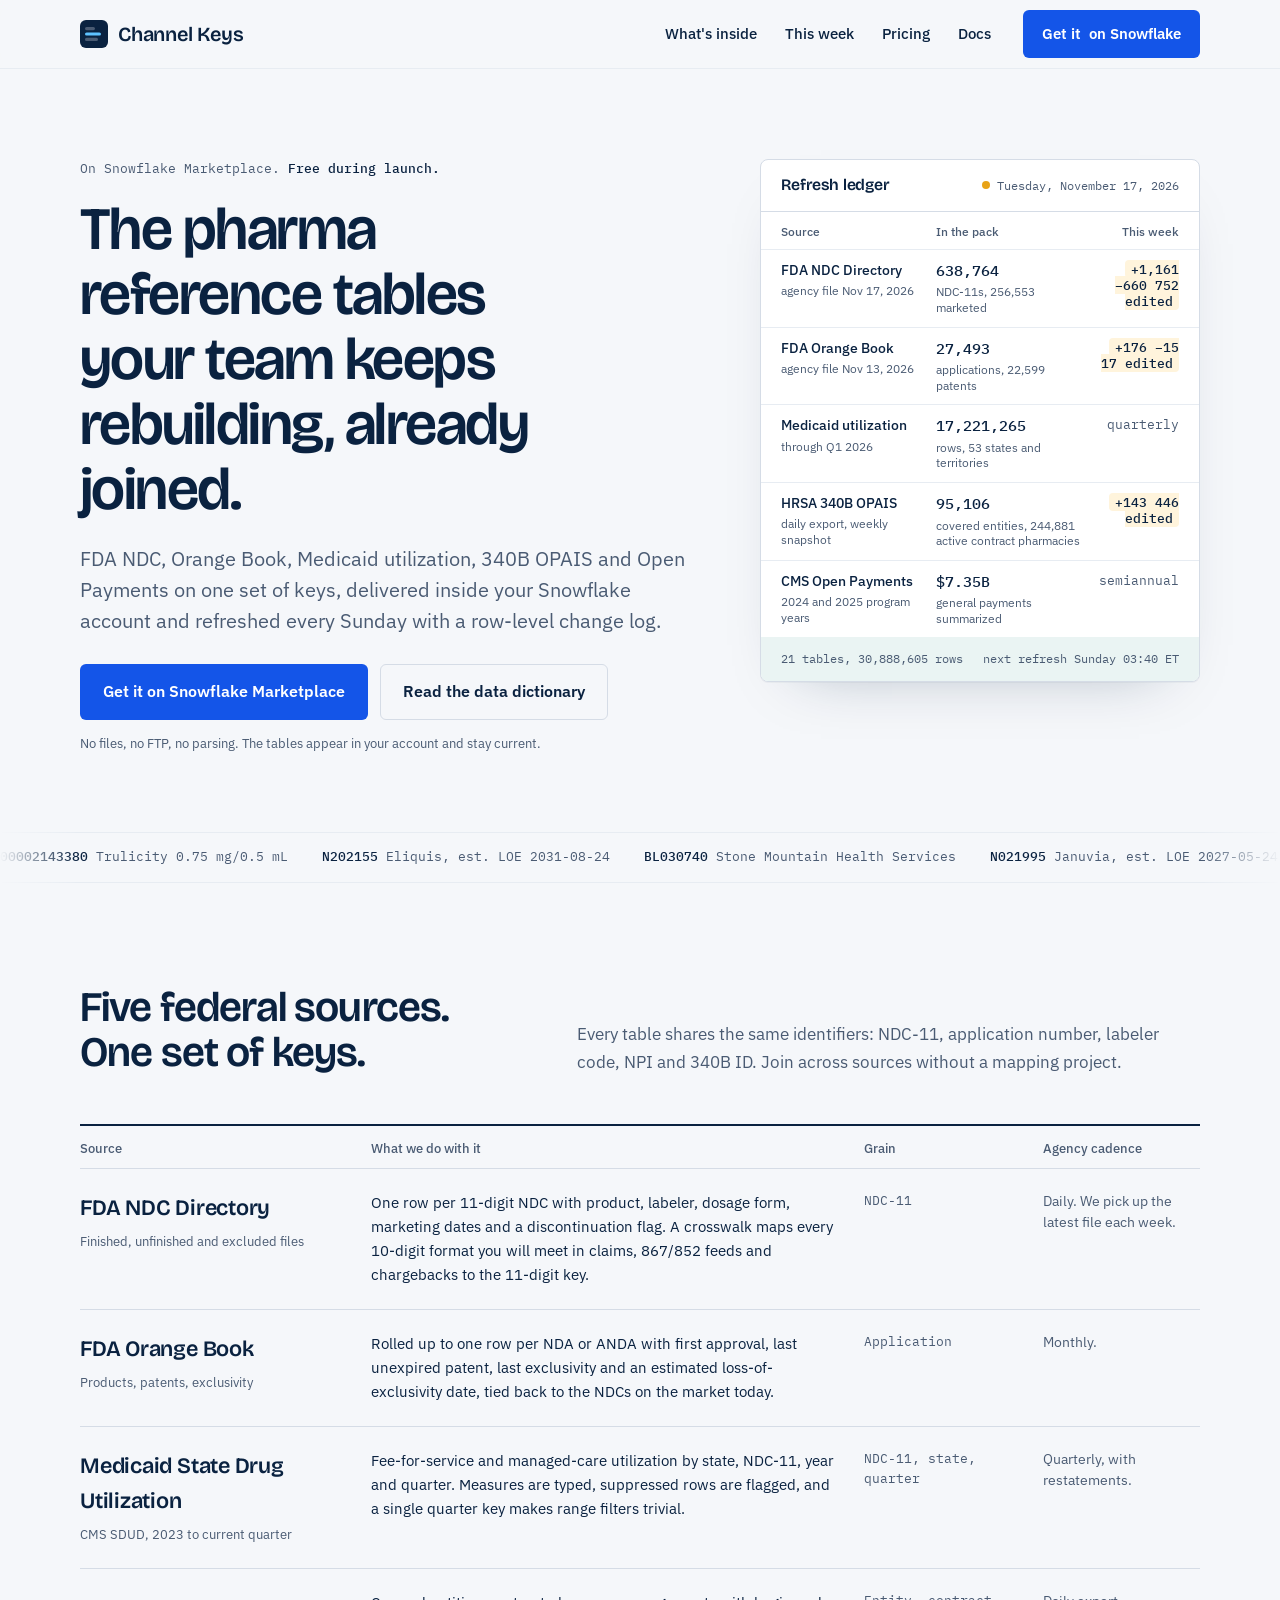
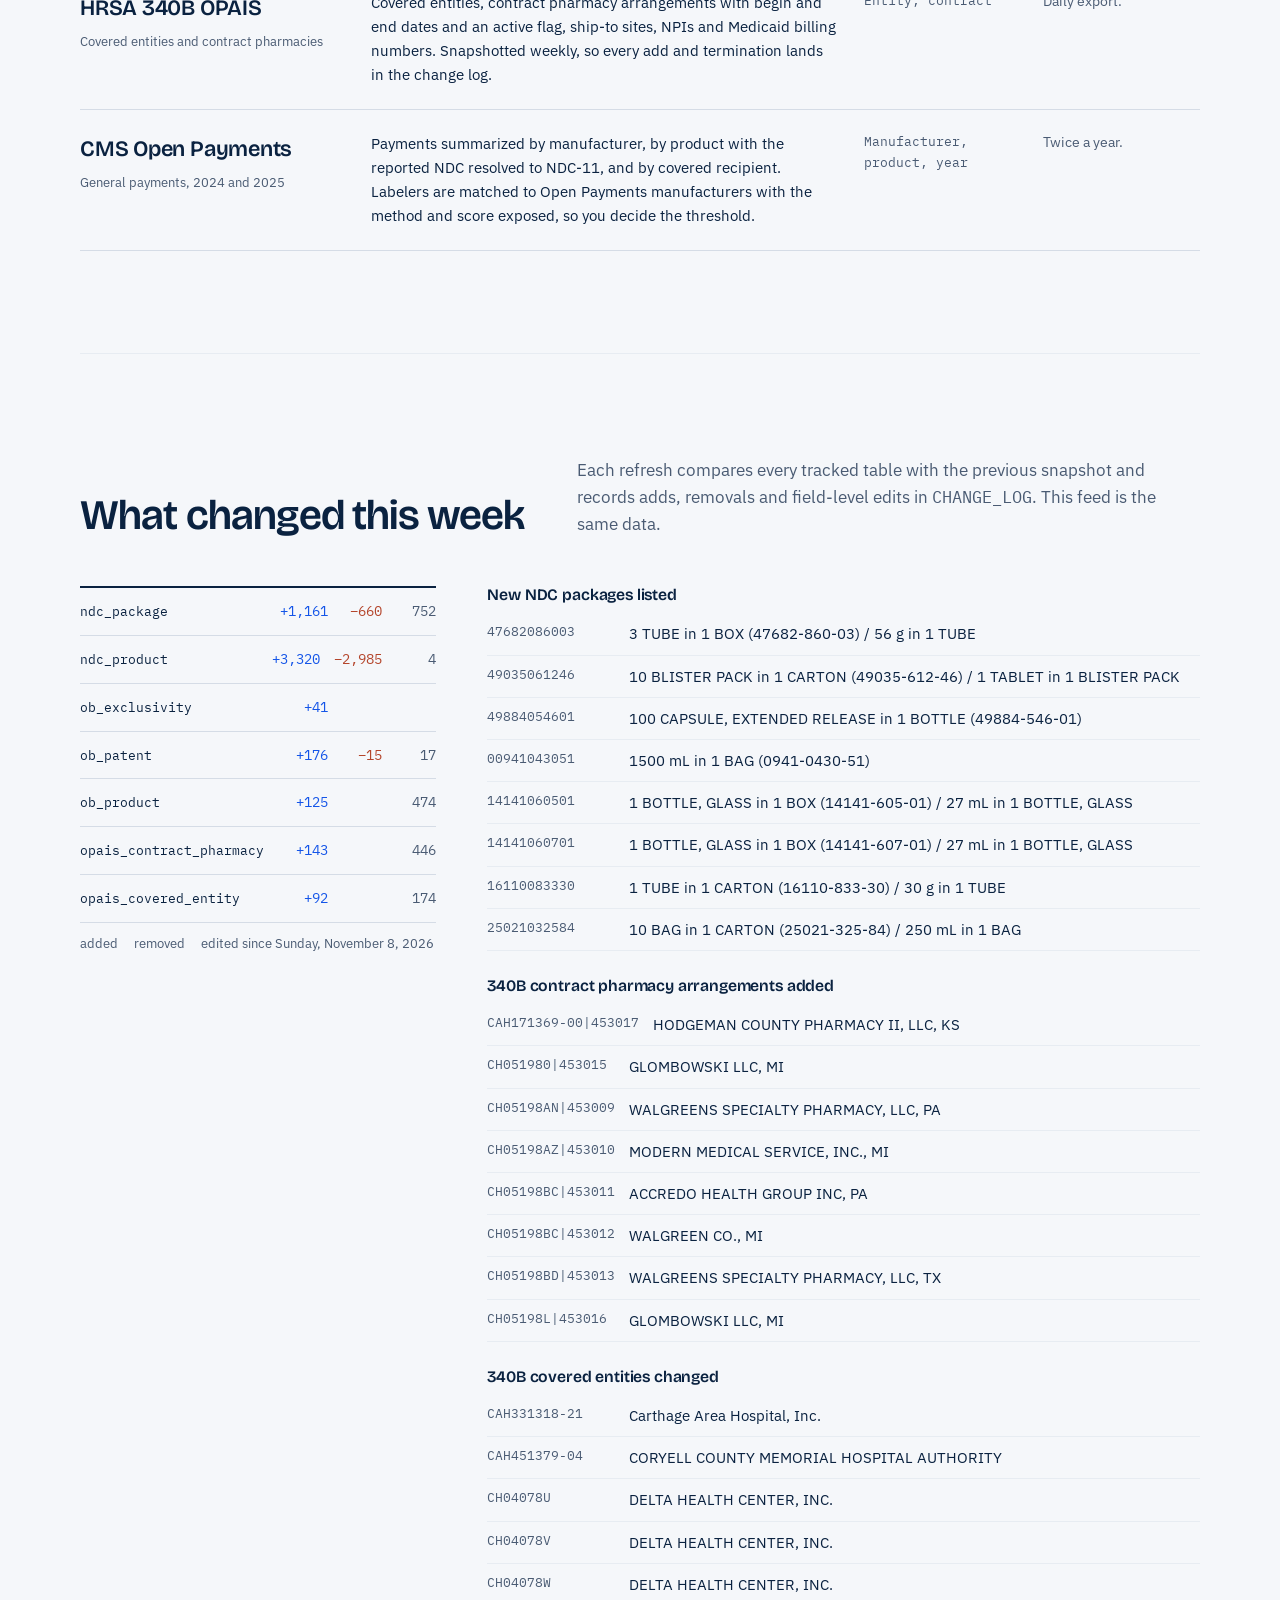
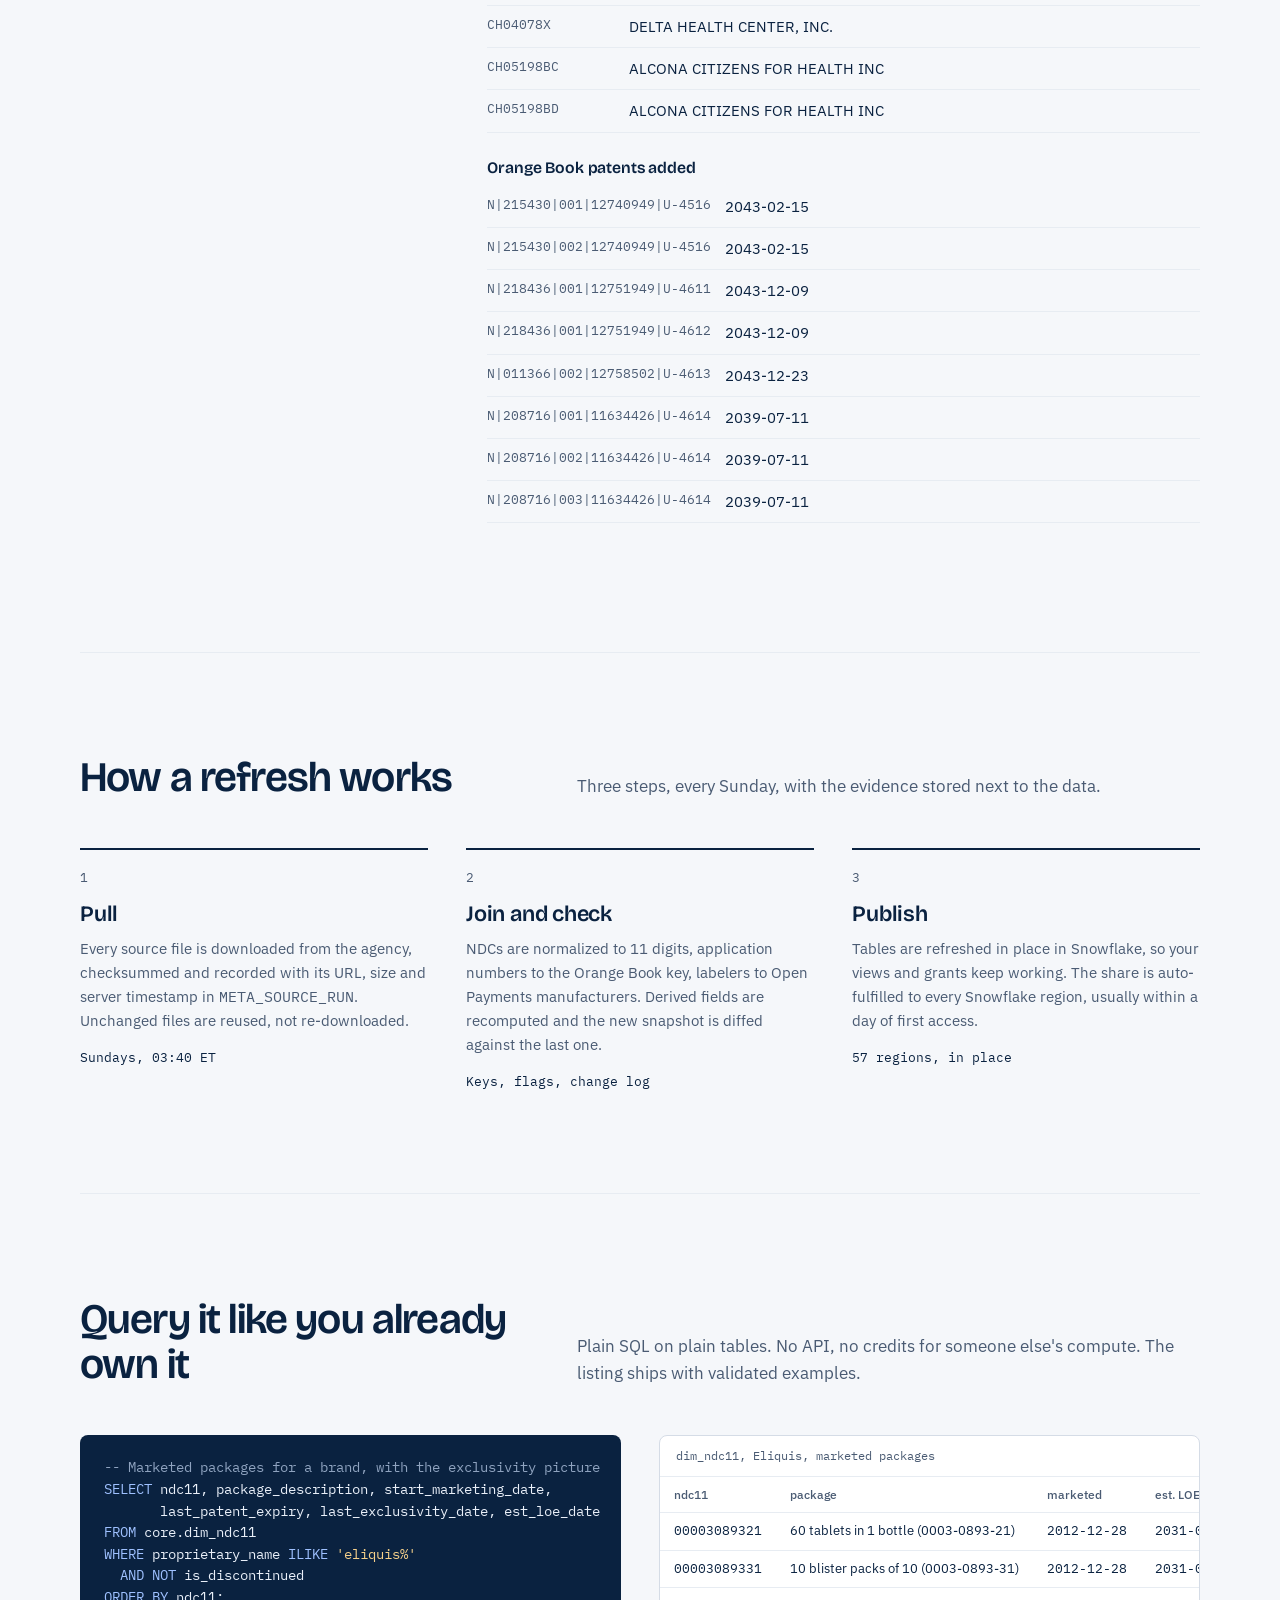
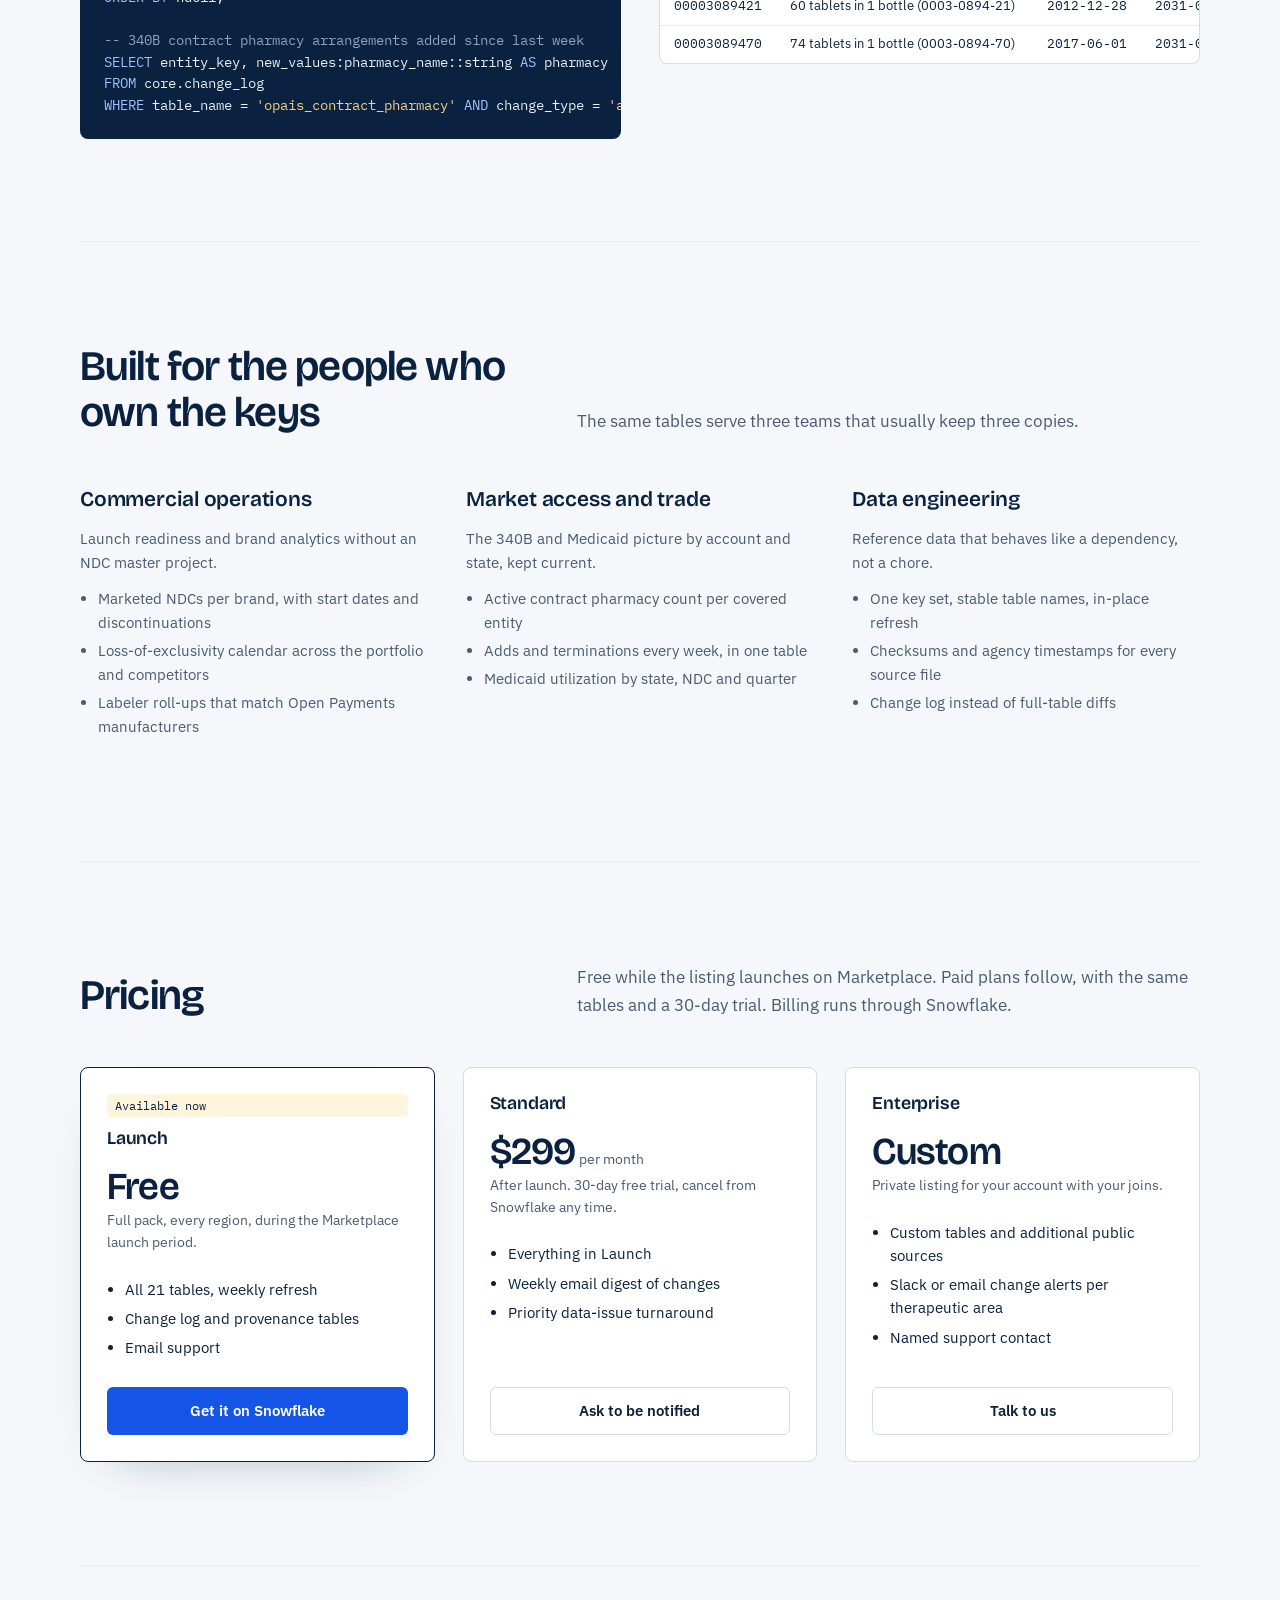
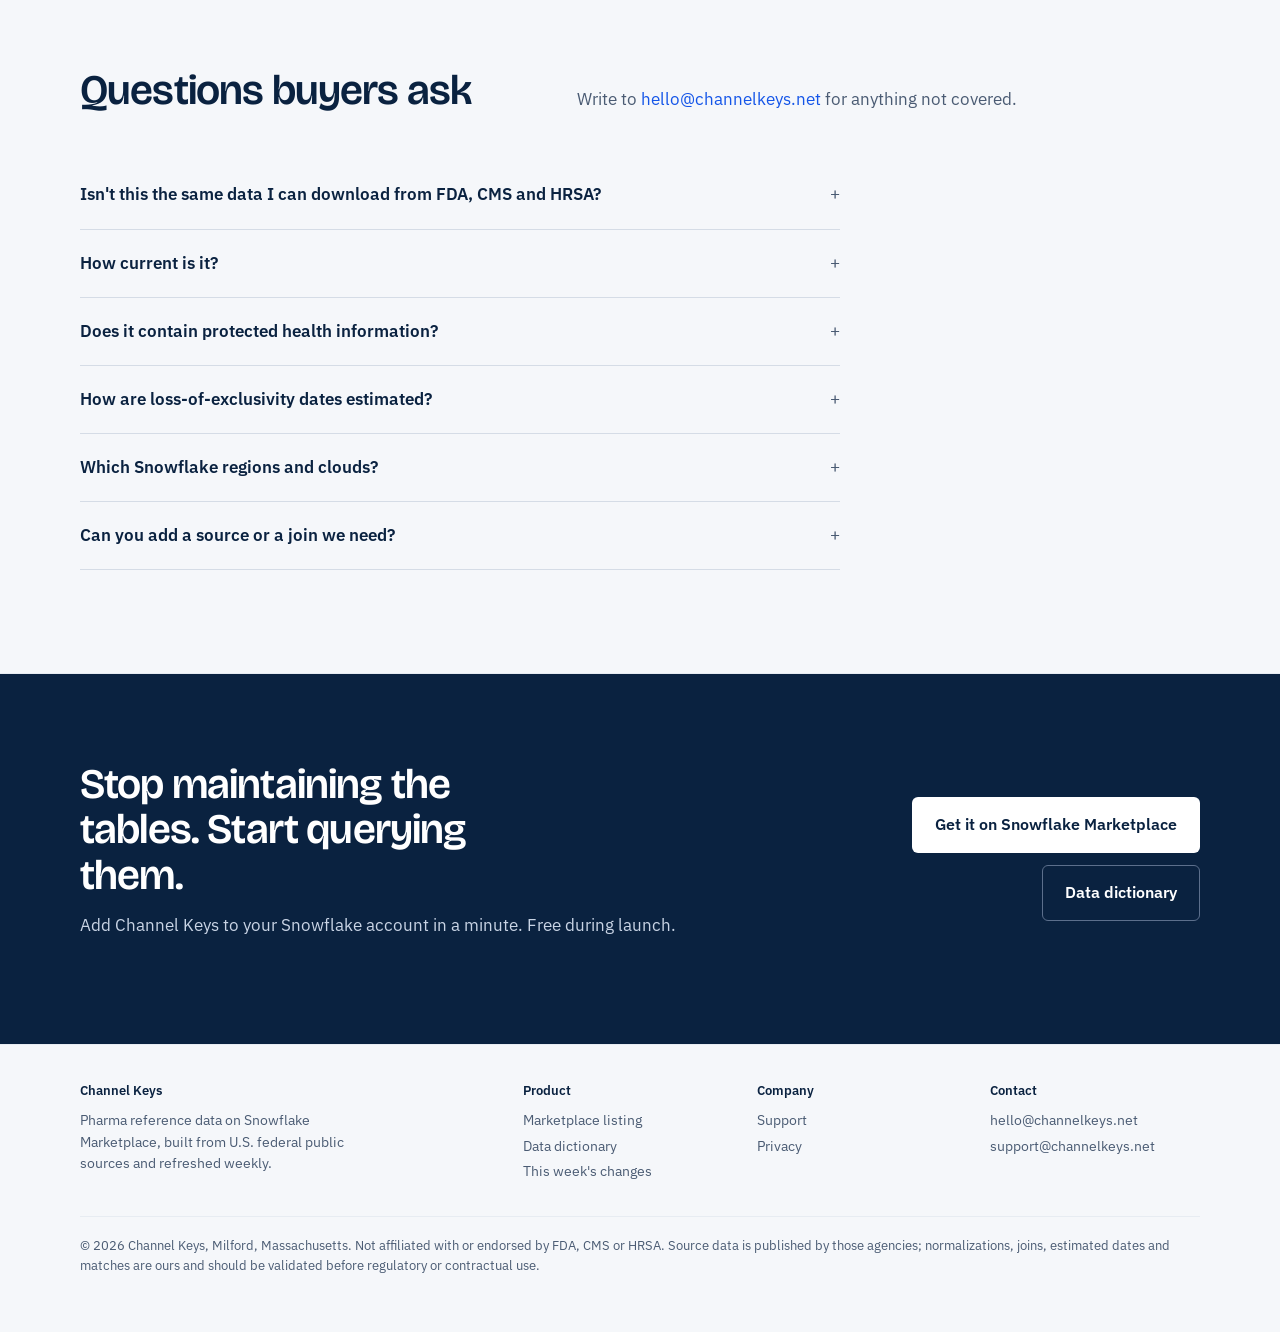
<file: index.html>
<!doctype html>
<html lang="en">
<head>
<meta charset="utf-8">
<meta name="viewport" content="width=device-width, initial-scale=1">
<title>Channel Keys</title>
<meta name="description" content="Pharma reference data, already joined: FDA NDC, Orange Book, Medicaid utilization, 340B OPAIS and Open Payments on one set of keys, refreshed weekly inside Snowflake.">
<link rel="icon" type="image/png" href="assets/favicon.png">
<link rel="apple-touch-icon" href="assets/apple-touch-icon.png">
<link rel="stylesheet" href="style.css">
<meta property="og:title" content="Channel Keys: pharma reference data, already joined">
<meta property="og:description" content="Five federal datasets on one set of keys, refreshed every week with a change log. Delivered on Snowflake Marketplace.">
<meta property="og:image" content="https://channelkeys.net/assets/icon.png">
</head>
<body data-root="">
<header class="site-header"><div class="wrap"><nav class="nav" aria-label="Main">
  <a class="brand" href="/" aria-label="Channel Keys home">
    <svg viewBox="0 0 28 28" aria-hidden="true"><rect width="28" height="28" rx="6" class="mark"/><rect x="5" y="7" width="10" height="3.2" rx="1.6" fill="#4A5B73"/><rect x="5" y="12.4" width="16" height="3.2" rx="1.6" fill="#5EC2FF"/><rect x="5" y="17.8" width="13" height="3.2" rx="1.6" fill="#4A5B73"/></svg>
    Channel Keys
  </a>
  <a class="link" href="#inside">What's inside</a>
  <a class="link" href="#changes">This week</a>
  <a class="link" href="#pricing">Pricing</a>
  <a class="link keep" href="/docs.html">Docs</a>
  <a class="btn btn-primary cta" href="https://app.snowflake.com/marketplace/listings?search=Channel%20Keys" rel="noopener">Get it<span class="long"> on Snowflake</span></a>
</nav></div></header>

<main>
<div class="wrap">
  <section class="hero" aria-labelledby="hero-title">
    <div>
      <p class="kicker">On Snowflake Marketplace. <b>Free during launch.</b></p>
      <h1 id="hero-title">The pharma reference tables your team keeps rebuilding, already joined.</h1>
      <p class="lead">FDA NDC, Orange Book, Medicaid utilization, 340B OPAIS and Open Payments on one set of keys, delivered inside your Snowflake account and refreshed every Sunday with a row-level change log.</p>
      <div class="actions">
        <a class="btn btn-primary btn-lg" href="https://app.snowflake.com/marketplace/listings?search=Channel%20Keys" rel="noopener">Get it on Snowflake Marketplace</a>
        <a class="btn btn-secondary btn-lg" href="/docs.html">Read the data dictionary</a>
      </div>
      <p class="fine">No files, no FTP, no parsing. The tables appear in your account and stay current.</p>
    </div>

    <aside class="ledger" aria-labelledby="ledger-title">
      <div class="ledger-head">
        <h3 id="ledger-title">Refresh ledger</h3>
        <span class="stamp"><i aria-hidden="true"></i><span data-stat="refreshed_on">Sunday, November 2, 2026</span></span>
      </div>
      <table>
        <thead><tr><th>Source</th><th>In the pack</th><th>This week</th></tr></thead>
        <tbody>
          <tr><td class="name">FDA NDC Directory<small data-source-date="fda_ndc">agency file Nov 2, 2026</small></td><td class="num"><b data-stat="ndc11">638,180</b><small>NDC-11s, <span data-stat="ndc11_marketed">256,429</span> marketed</small></td><td class="delta" data-delta="ndc_package">baseline</td></tr>
          <tr><td class="name">FDA Orange Book<small data-source-date="orange_book">agency file Oct 13, 2026</small></td><td class="num"><b data-stat="applications">27,428</b><small>applications, <span data-stat="patents">22,438</span> patents</small></td><td class="delta" data-delta="ob_patent">baseline</td></tr>
          <tr><td class="name">Medicaid utilization<small>through <span data-stat="sdud_latest_quarter">Q1 2026</span></small></td><td class="num"><b data-stat="sdud_rows">17,221,265</b><small>rows, <span data-stat="sdud_states">53</span> states and territories</small></td><td class="delta">quarterly</td></tr>
          <tr><td class="name">HRSA 340B OPAIS<small>daily export, weekly snapshot</small></td><td class="num"><b data-stat="covered_entities">94,951</b><small>covered entities, <span data-stat="contract_pharmacies_active">244,803</span> active contract pharmacies</small></td><td class="delta" data-delta="opais_contract_pharmacy">baseline</td></tr>
          <tr><td class="name">CMS Open Payments<small><span data-stat="op_years">2024 and 2025</span> program years</small></td><td class="num"><b data-stat="op_total_usd">$7.35B</b><small>general payments summarized</small></td><td class="delta">semiannual</td></tr>
        </tbody>
      </table>
      <div class="ledger-foot"><span><span data-stat="tables">21</span> tables, <span data-stat="rows_total">30,884,576</span> rows</span><span>next refresh Sunday 03:40 ET</span></div>
    </aside>
  </section>
</div>

<div class="keystrip" aria-hidden="true">
  <span><b>00002143380</b> Trulicity 0.75 mg/0.5 mL</span><span><b>N202155</b> Eliquis, est. LOE 2031-08-24</span><span><b>BL030740</b> Stone Mountain Health Services</span><span><b>N021995</b> Januvia, est. LOE 2027-05-24</span><span><b>69488001061</b> Pluvicto</span><span><b>00024591401</b> Dupixent</span><span><b>00023114501</b> Botox</span><span><b>20058</b> B &amp; H Apothecary, Booneville KY</span><span><b>00003089421</b> Eliquis 5 mg</span><span><b>A209180</b> apixaban generic</span>
</div>

<div class="wrap">
  <section class="block" id="inside" aria-labelledby="inside-title">
    <div class="section-head">
      <h2 id="inside-title">Five federal sources. One set of keys.</h2>
      <p>Every table shares the same identifiers: NDC-11, application number, labeler code, NPI and 340B ID. Join across sources without a mapping project.</p>
    </div>
    <table class="sources">
      <thead><tr><th>Source</th><th>What we do with it</th><th>Grain</th><th>Agency cadence</th></tr></thead>
      <tbody>
        <tr><td class="src">FDA NDC Directory<small>Finished, unfinished and excluded files</small></td><td class="what">One row per 11-digit NDC with product, labeler, dosage form, marketing dates and a discontinuation flag. A crosswalk maps every 10-digit format you will meet in claims, 867/852 feeds and chargebacks to the 11-digit key.</td><td class="grain">NDC-11</td><td class="cad">Daily. We pick up the latest file each week.</td></tr>
        <tr><td class="src">FDA Orange Book<small>Products, patents, exclusivity</small></td><td class="what">Rolled up to one row per NDA or ANDA with first approval, last unexpired patent, last exclusivity and an estimated loss-of-exclusivity date, tied back to the NDCs on the market today.</td><td class="grain">Application</td><td class="cad">Monthly.</td></tr>
        <tr><td class="src">Medicaid State Drug Utilization<small>CMS SDUD, 2023 to current quarter</small></td><td class="what">Fee-for-service and managed-care utilization by state, NDC-11, year and quarter. Measures are typed, suppressed rows are flagged, and a single quarter key makes range filters trivial.</td><td class="grain">NDC-11, state, quarter</td><td class="cad">Quarterly, with restatements.</td></tr>
        <tr><td class="src">HRSA 340B OPAIS<small>Covered entities and contract pharmacies</small></td><td class="what">Covered entities, contract pharmacy arrangements with begin and end dates and an active flag, ship-to sites, NPIs and Medicaid billing numbers. Snapshotted weekly, so every add and termination lands in the change log.</td><td class="grain">Entity, contract</td><td class="cad">Daily export.</td></tr>
        <tr><td class="src">CMS Open Payments<small>General payments, 2024 and 2025</small></td><td class="what">Payments summarized by manufacturer, by product with the reported NDC resolved to NDC-11, and by covered recipient. Labelers are matched to Open Payments manufacturers with the method and score exposed, so you decide the threshold.</td><td class="grain">Manufacturer, product, year</td><td class="cad">Twice a year.</td></tr>
      </tbody>
    </table>
  </section>

  <section class="block" id="changes" aria-labelledby="changes-title">
    <div class="section-head">
      <h2 id="changes-title">What changed this week</h2>
      <p>Each refresh compares every tracked table with the previous snapshot and records adds, removals and field-level edits in <code>CHANGE_LOG</code>. This feed is the same data.</p>
    </div>
    <div class="changes">
      <div class="counts" id="change-counts"></div>
      <div class="highlights" id="change-highlights"><div class="empty"><b>Loading this week's changes.</b></div></div>
    </div>
  </section>

  <section class="block" aria-labelledby="how-title">
    <div class="section-head">
      <h2 id="how-title">How a refresh works</h2>
      <p>Three steps, every Sunday, with the evidence stored next to the data.</p>
    </div>
    <ol class="steps" style="list-style:none; padding:0; margin:0">
      <li class="step"><h3>Pull</h3><p>Every source file is downloaded from the agency, checksummed and recorded with its URL, size and server timestamp in <code>META_SOURCE_RUN</code>. Unchanged files are reused, not re-downloaded.</p><span class="when">Sundays, 03:40 ET</span></li>
      <li class="step"><h3>Join and check</h3><p>NDCs are normalized to 11 digits, application numbers to the Orange Book key, labelers to Open Payments manufacturers. Derived fields are recomputed and the new snapshot is diffed against the last one.</p><span class="when">Keys, flags, change log</span></li>
      <li class="step"><h3>Publish</h3><p>Tables are refreshed in place in Snowflake, so your views and grants keep working. The share is auto-fulfilled to every Snowflake region, usually within a day of first access.</p><span class="when">57 regions, in place</span></li>
    </ol>
  </section>

  <section class="block" aria-labelledby="demo-title">
    <div class="section-head">
      <h2 id="demo-title">Query it like you already own it</h2>
      <p>Plain SQL on plain tables. No API, no credits for someone else's compute. The listing ships with validated examples.</p>
    </div>
    <div class="demo">
<pre class="code"><code><span class="c">-- Marketed packages for a brand, with the exclusivity picture</span>
<span class="k">SELECT</span> ndc11, package_description, start_marketing_date,
       last_patent_expiry, last_exclusivity_date, est_loe_date
<span class="k">FROM</span> core.dim_ndc11
<span class="k">WHERE</span> proprietary_name <span class="k">ILIKE</span> <span class="s">'eliquis%'</span>
  <span class="k">AND NOT</span> is_discontinued
<span class="k">ORDER BY</span> ndc11;

<span class="c">-- 340B contract pharmacy arrangements added since last week</span>
<span class="k">SELECT</span> entity_key, new_values:pharmacy_name::string <span class="k">AS</span> pharmacy
<span class="k">FROM</span> core.change_log
<span class="k">WHERE</span> table_name = <span class="s">'opais_contract_pharmacy'</span> <span class="k">AND</span> change_type = <span class="s">'added'</span>;</code></pre>
      <div class="result">
        <div class="cap">dim_ndc11, Eliquis, marketed packages</div>
        <table id="demo-result">
          <thead><tr><th>ndc11</th><th>package</th><th>marketed</th><th>est. LOE</th></tr></thead>
          <tbody>
            <tr><td>00003089321</td><td class="t">60 tablets in 1 bottle (0003-0893-21)</td><td>2012-12-28</td><td>2031-08-24</td></tr>
            <tr><td>00003089331</td><td class="t">10 blister packs of 10 (0003-0893-31)</td><td>2012-12-28</td><td>2031-08-24</td></tr>
            <tr><td>00003089421</td><td class="t">60 tablets in 1 bottle (0003-0894-21)</td><td>2012-12-28</td><td>2031-08-24</td></tr>
            <tr><td>00003089470</td><td class="t">74 tablets in 1 bottle (0003-0894-70)</td><td>2017-06-01</td><td>2031-08-24</td></tr>
          </tbody>
        </table>
      </div>
    </div>
  </section>

  <section class="block" aria-labelledby="who-title">
    <div class="section-head">
      <h2 id="who-title">Built for the people who own the keys</h2>
      <p>The same tables serve three teams that usually keep three copies.</p>
    </div>
    <dl class="audiences">
      <div><dt>Commercial operations</dt><dd>Launch readiness and brand analytics without an NDC master project.<ul><li>Marketed NDCs per brand, with start dates and discontinuations</li><li>Loss-of-exclusivity calendar across the portfolio and competitors</li><li>Labeler roll-ups that match Open Payments manufacturers</li></ul></dd></div>
      <div><dt>Market access and trade</dt><dd>The 340B and Medicaid picture by account and state, kept current.<ul><li>Active contract pharmacy count per covered entity</li><li>Adds and terminations every week, in one table</li><li>Medicaid utilization by state, NDC and quarter</li></ul></dd></div>
      <div><dt>Data engineering</dt><dd>Reference data that behaves like a dependency, not a chore.<ul><li>One key set, stable table names, in-place refresh</li><li>Checksums and agency timestamps for every source file</li><li>Change log instead of full-table diffs</li></ul></dd></div>
    </dl>
  </section>

  <section class="block" id="pricing" aria-labelledby="pricing-title">
    <div class="section-head">
      <h2 id="pricing-title">Pricing</h2>
      <p>Free while the listing launches on Marketplace. Paid plans follow, with the same tables and a 30-day trial. Billing runs through Snowflake.</p>
    </div>
    <div class="pricing">
      <div class="plan now"><span class="tag">Available now</span><h3>Launch</h3><div class="price">Free</div><p class="note">Full pack, every region, during the Marketplace launch period.</p><ul><li>All 21 tables, weekly refresh</li><li>Change log and provenance tables</li><li>Email support</li></ul><a class="btn btn-primary" href="https://app.snowflake.com/marketplace/listings?search=Channel%20Keys" rel="noopener">Get it on Snowflake</a></div>
      <div class="plan"><h3>Standard</h3><div class="price">$299<small> per month</small></div><p class="note">After launch. 30-day free trial, cancel from Snowflake any time.</p><ul><li>Everything in Launch</li><li>Weekly email digest of changes</li><li>Priority data-issue turnaround</li></ul><a class="btn btn-secondary" href="mailto:hello@channelkeys.net?subject=Channel%20Keys%20Standard">Ask to be notified</a></div>
      <div class="plan"><h3>Enterprise</h3><div class="price">Custom</div><p class="note">Private listing for your account with your joins.</p><ul><li>Custom tables and additional public sources</li><li>Slack or email change alerts per therapeutic area</li><li>Named support contact</li></ul><a class="btn btn-secondary" href="mailto:hello@channelkeys.net?subject=Channel%20Keys%20Enterprise">Talk to us</a></div>
    </div>
  </section>

  <section class="block" aria-labelledby="faq-title">
    <div class="section-head">
      <h2 id="faq-title">Questions buyers ask</h2>
      <p>Write to <a href="mailto:hello@channelkeys.net">hello@channelkeys.net</a> for anything not covered.</p>
    </div>
    <div class="faq">
      <details><summary>Isn't this the same data I can download from FDA, CMS and HRSA?</summary><p>Yes, and that is the point. The sources are public. The work is the parsing, the keys, the joins, the derived fields, the weekly refresh and the change log, which every team otherwise rebuilds and maintains alone. <code>META_SOURCE_RUN</code> lists every agency file behind the current refresh so you can audit the chain.</p></details>
      <details><summary>How current is it?</summary><p>Refreshed every Sunday morning US Eastern. FDA files change daily and are picked up weekly. Orange Book is monthly, Medicaid SDUD quarterly with restatements, 340B OPAIS daily, Open Payments twice a year. The ledger at the top of this page shows the agency timestamp behind each source.</p></details>
      <details><summary>Does it contain protected health information?</summary><p>No. Everything comes from public agency files. Personal data is limited to fields the agencies publish, such as covered recipient names in Open Payments and authorizing officials in OPAIS, and we republish only those fields.</p></details>
      <details><summary>How are loss-of-exclusivity dates estimated?</summary><p><code>EST_LOE_DATE</code> is the later of the last unexpired, non-delisted patent and the last exclusivity date for the application. It is a planning estimate, not a legal determination; litigation and pediatric extensions change it. Validate before using it in contracts.</p></details>
      <details><summary>Which Snowflake regions and clouds?</summary><p>All of them. The listing uses cross-cloud auto-fulfillment, so the first time an account in a new region gets the data, Snowflake replicates it there, usually within a day. After that it refreshes with the rest.</p></details>
      <details><summary>Can you add a source or a join we need?</summary><p>Usually. State Medicaid preferred drug lists, NPPES, CMS Part D spending and FDA shortages are on the roadmap. Enterprise plans get custom tables in a private listing; write to <a href="mailto:hello@channelkeys.net">hello@channelkeys.net</a>.</p></details>
    </div>
  </section>
</div>

<section class="band" aria-labelledby="cta-title">
  <div class="wrap row">
    <div><h2 id="cta-title">Stop maintaining the tables. Start querying them.</h2><p>Add Channel Keys to your Snowflake account in a minute. Free during launch.</p></div>
    <div class="actions">
      <a class="btn btn-primary btn-lg" href="https://app.snowflake.com/marketplace/listings?search=Channel%20Keys" rel="noopener">Get it on Snowflake Marketplace</a>
      <a class="btn btn-secondary btn-lg" href="/docs.html">Data dictionary</a>
    </div>
  </div>
</section>
</main>

<footer><div class="wrap">
  <div class="cols">
    <div><h4>Channel Keys</h4><p style="max-width:34ch">Pharma reference data on Snowflake Marketplace, built from U.S. federal public sources and refreshed weekly.</p></div>
    <div><h4>Product</h4><ul><li><a href="https://app.snowflake.com/marketplace/listings?search=Channel%20Keys" rel="noopener">Marketplace listing</a></li><li><a href="/docs.html">Data dictionary</a></li><li><a href="#changes">This week's changes</a></li></ul></div>
    <div><h4>Company</h4><ul><li><a href="/support.html">Support</a></li><li><a href="/privacy.html">Privacy</a></li></ul></div>
    <div><h4>Contact</h4><ul><li><a href="mailto:hello@channelkeys.net">hello@channelkeys.net</a></li><li><a href="mailto:support@channelkeys.net">support@channelkeys.net</a></li></ul></div>
  </div>
  <p class="legal">© 2026 Channel Keys, Milford, Massachusetts. Not affiliated with or endorsed by FDA, CMS or HRSA. Source data is published by those agencies; normalizations, joins, estimated dates and matches are ours and should be validated before regulatory or contractual use.</p>
</div></footer>
<script src="site.js" defer></script>
</body>
</html>
</file>
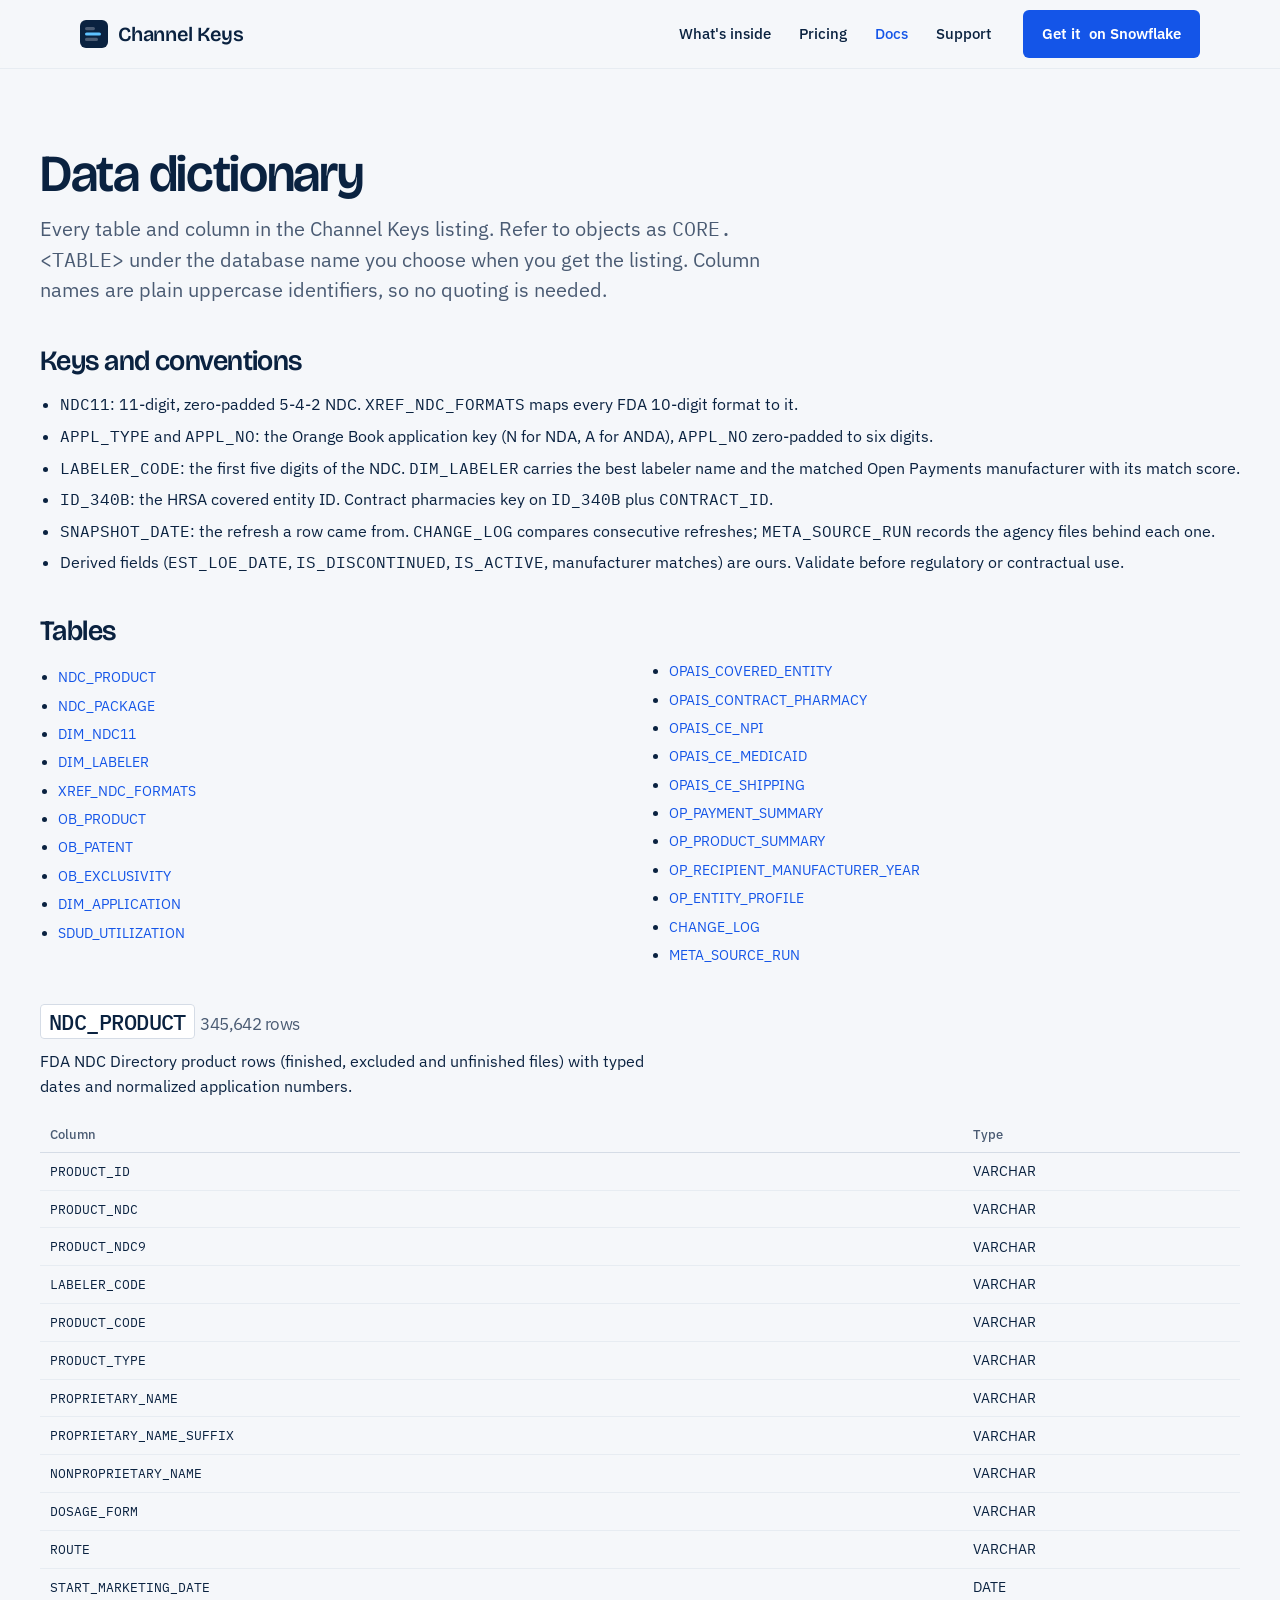
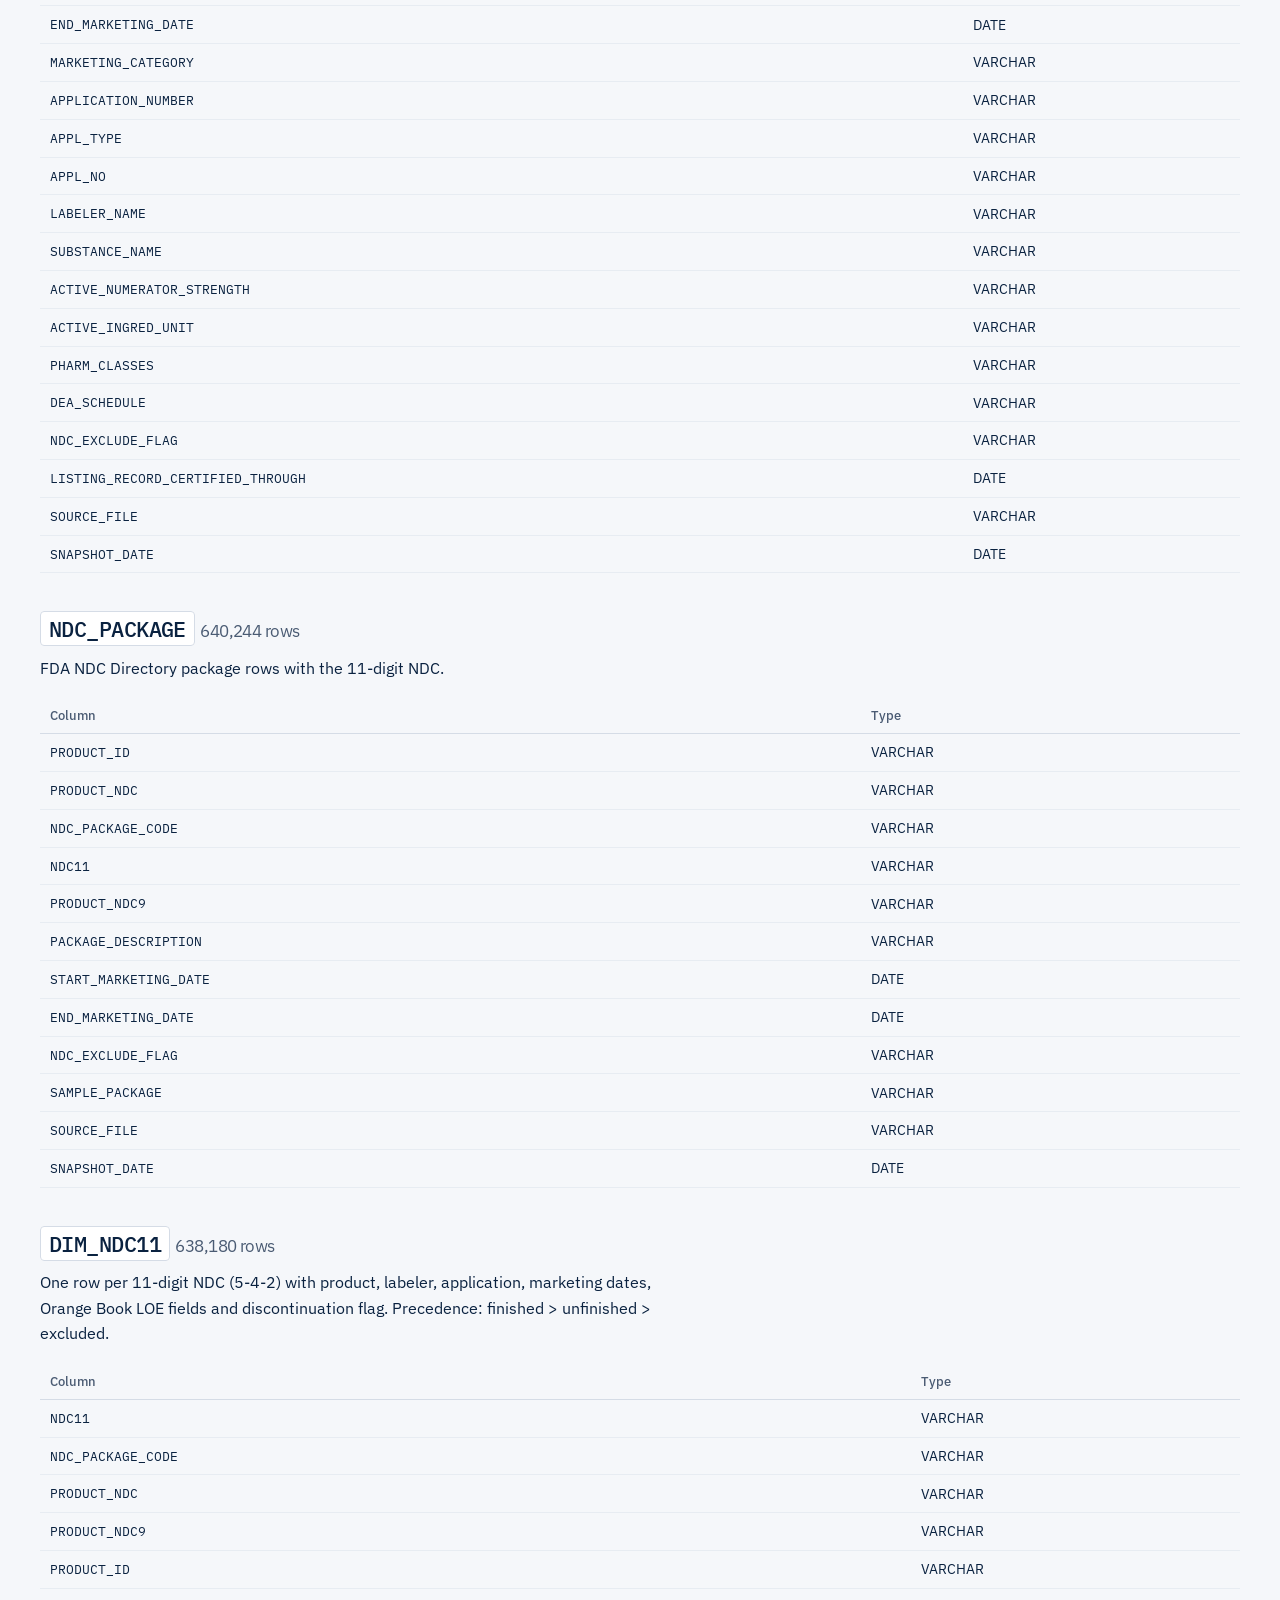
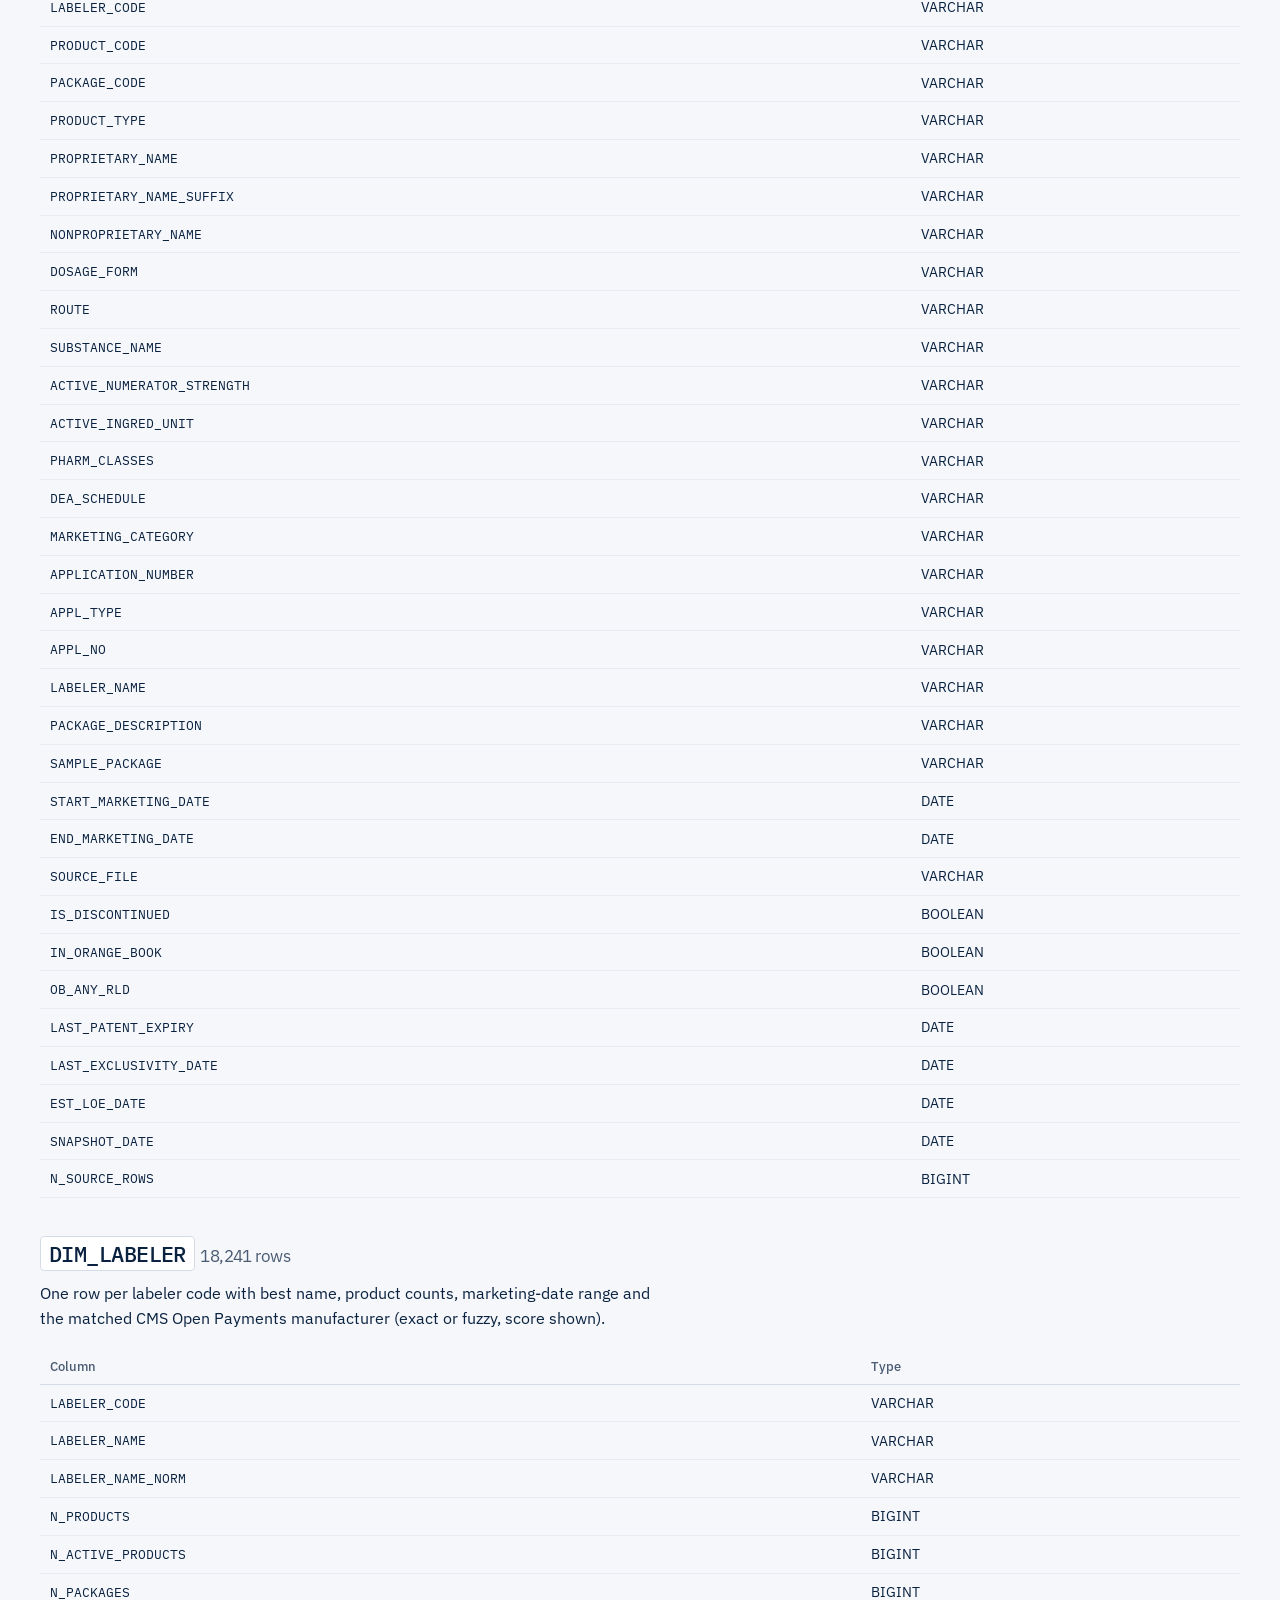
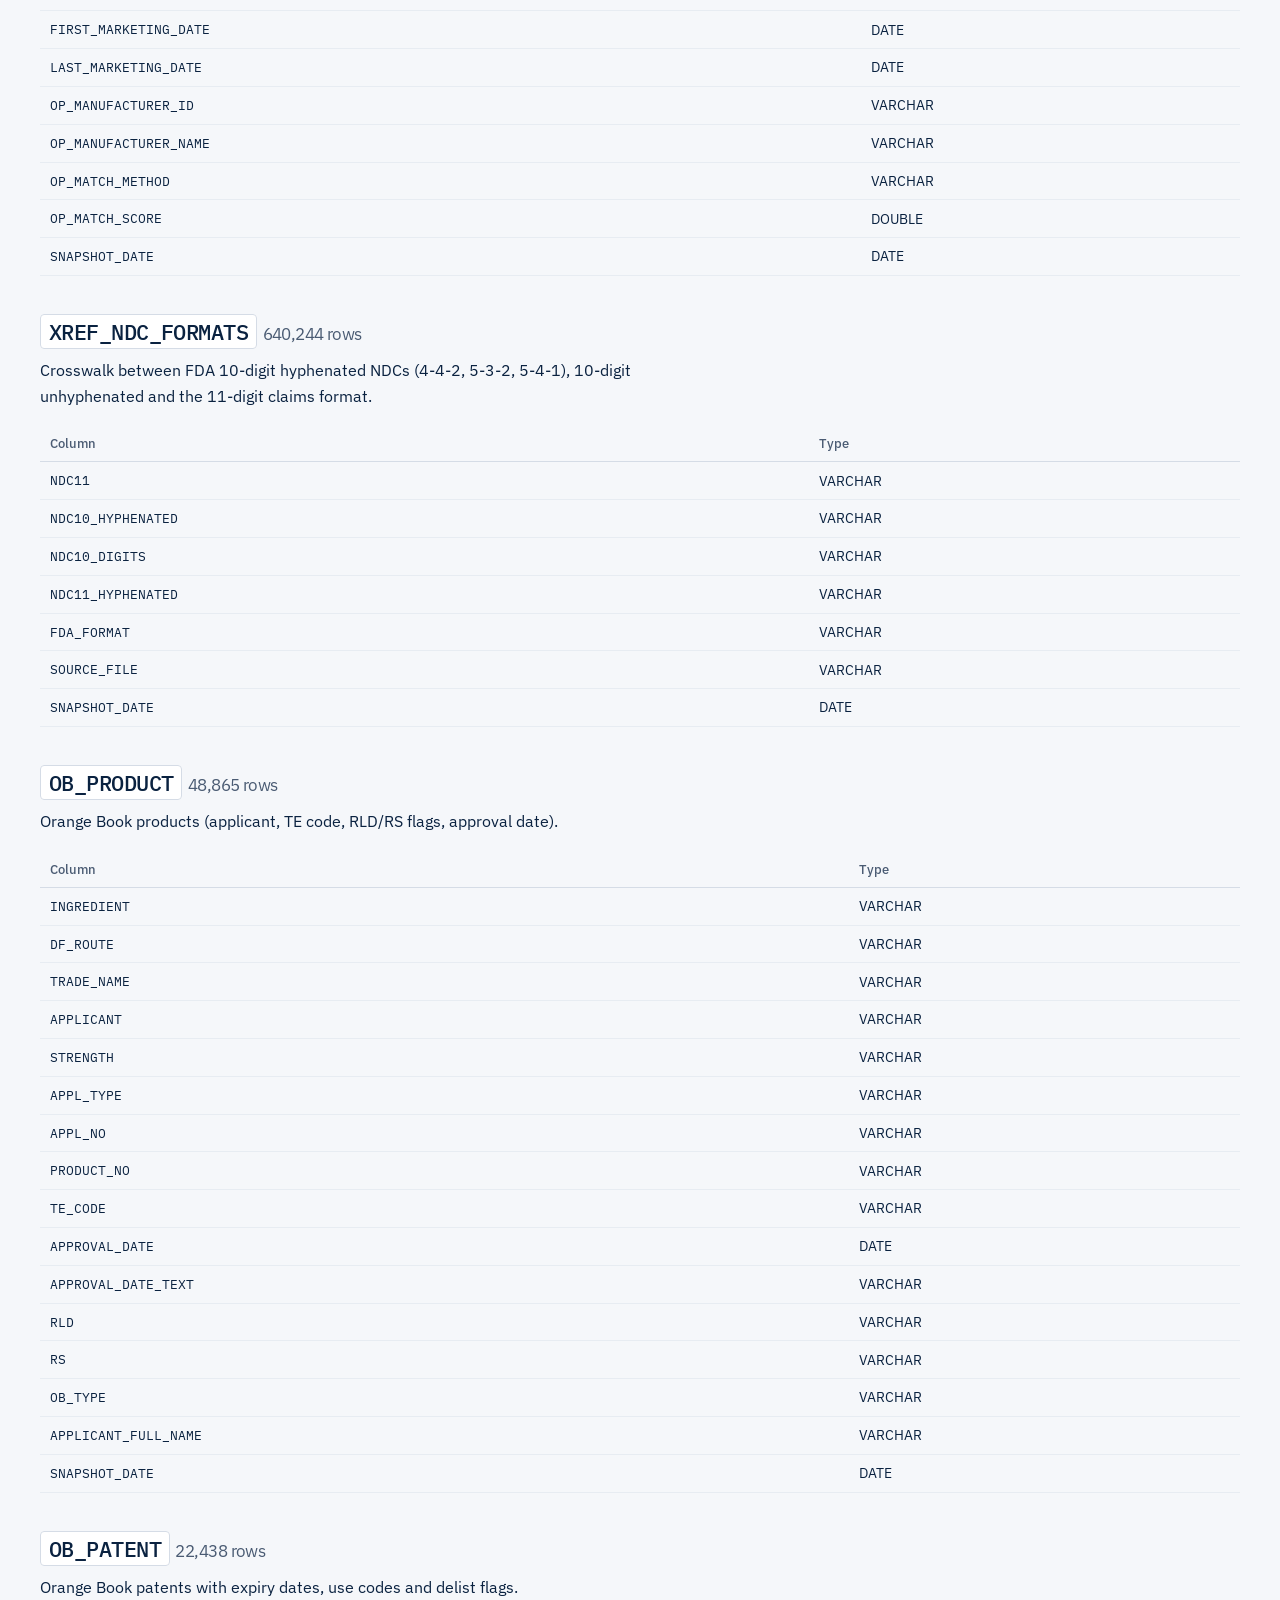
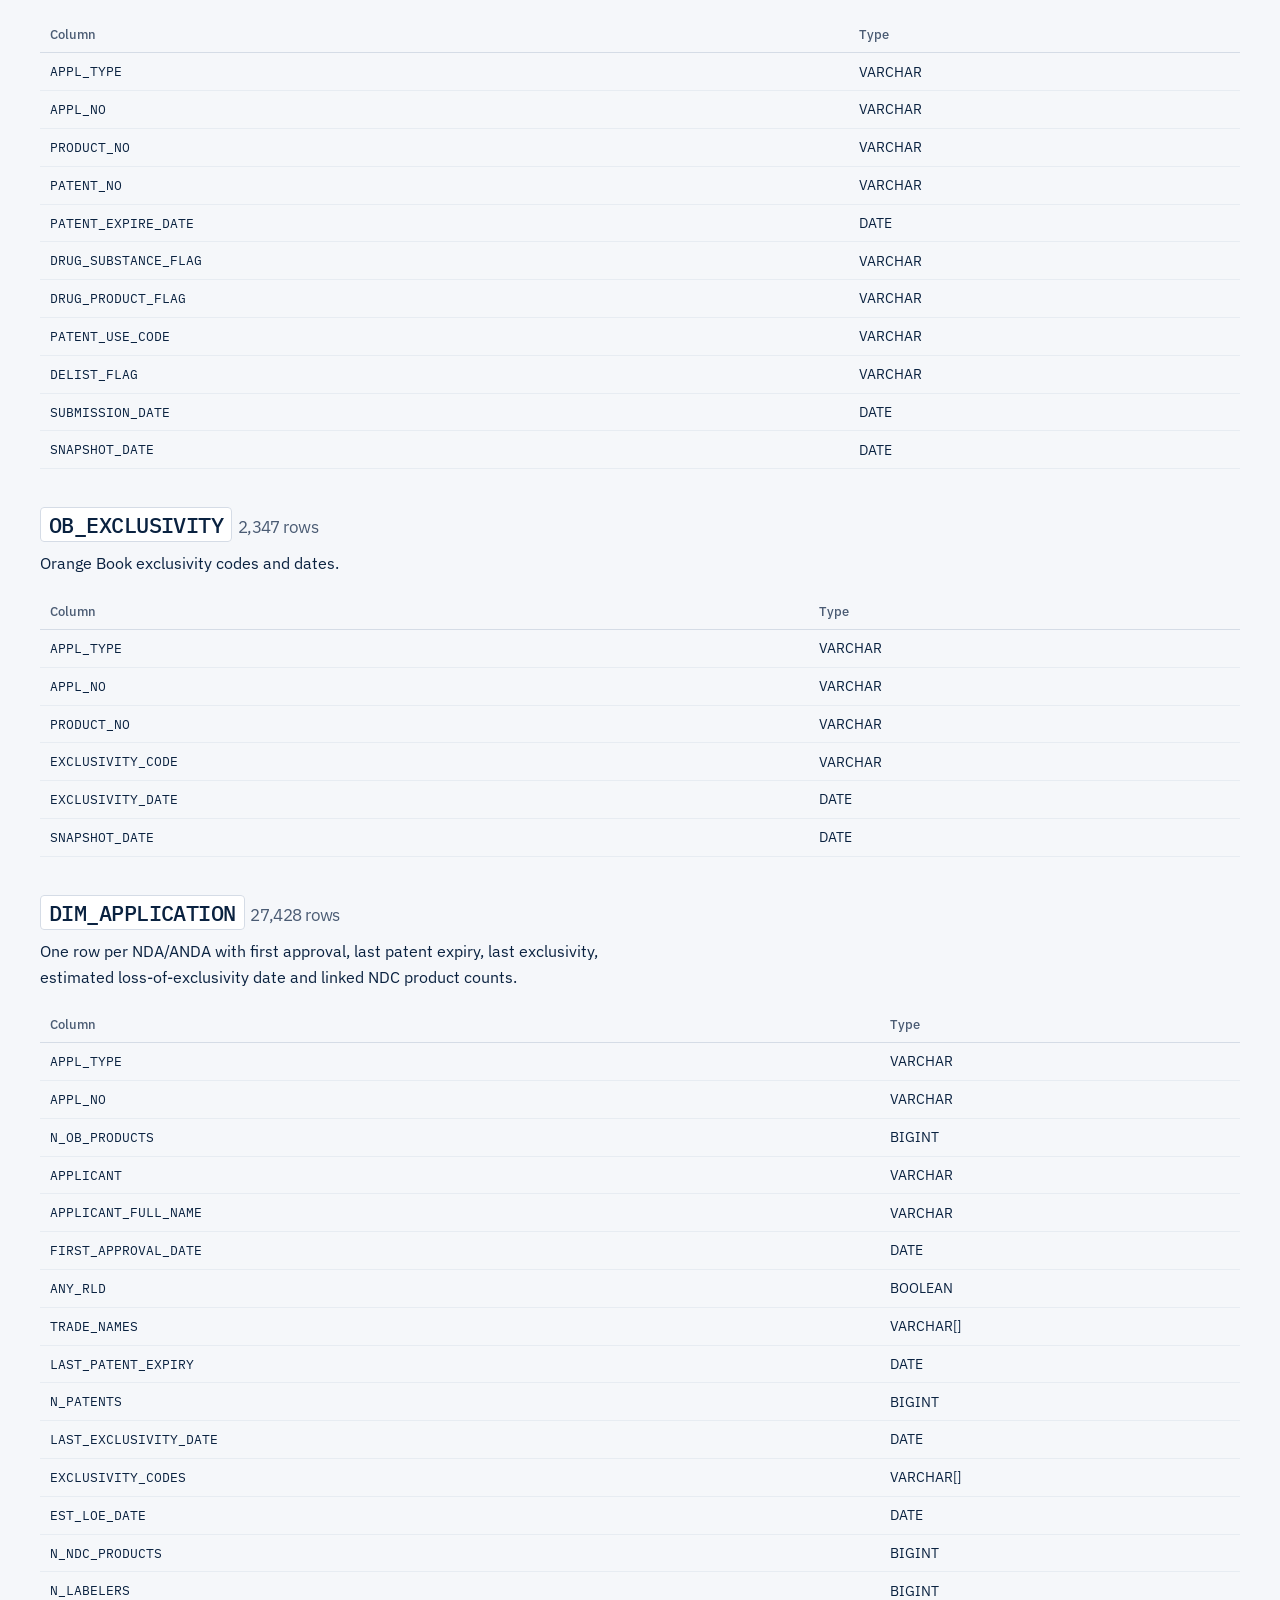
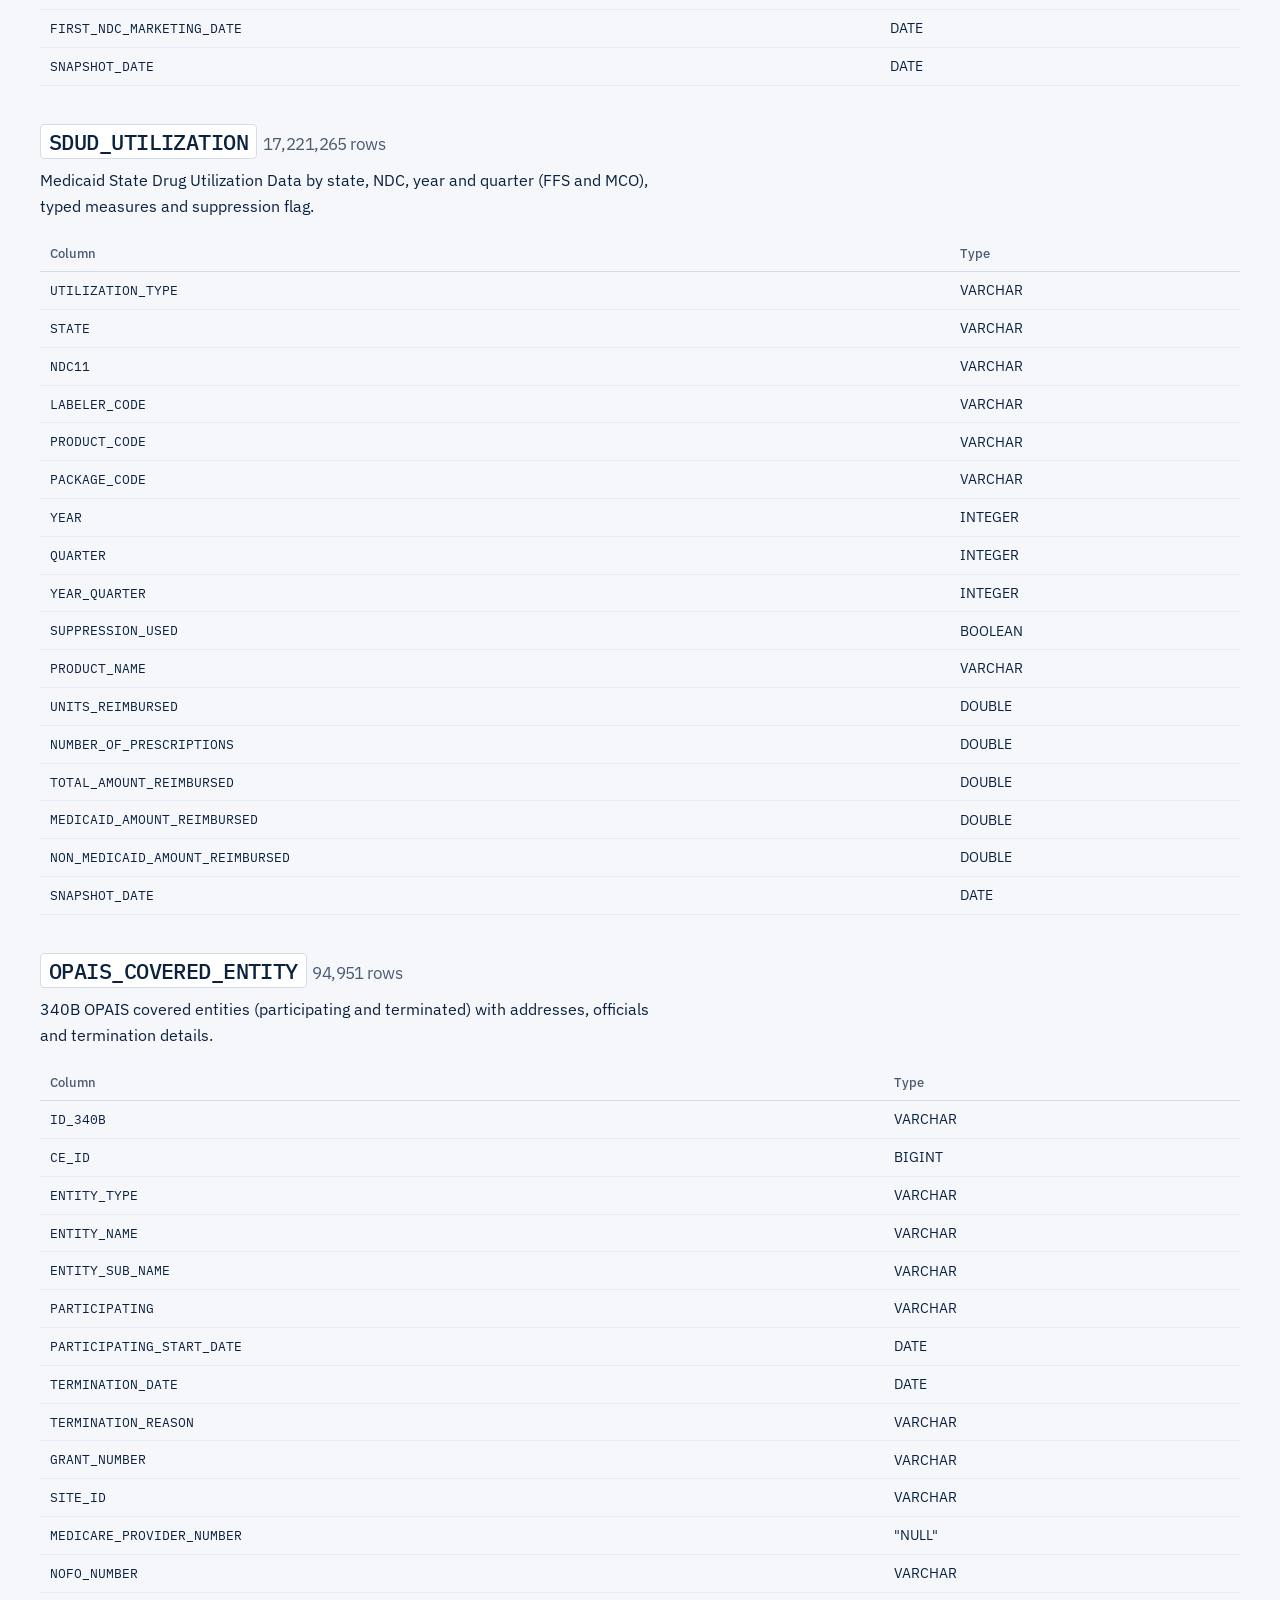
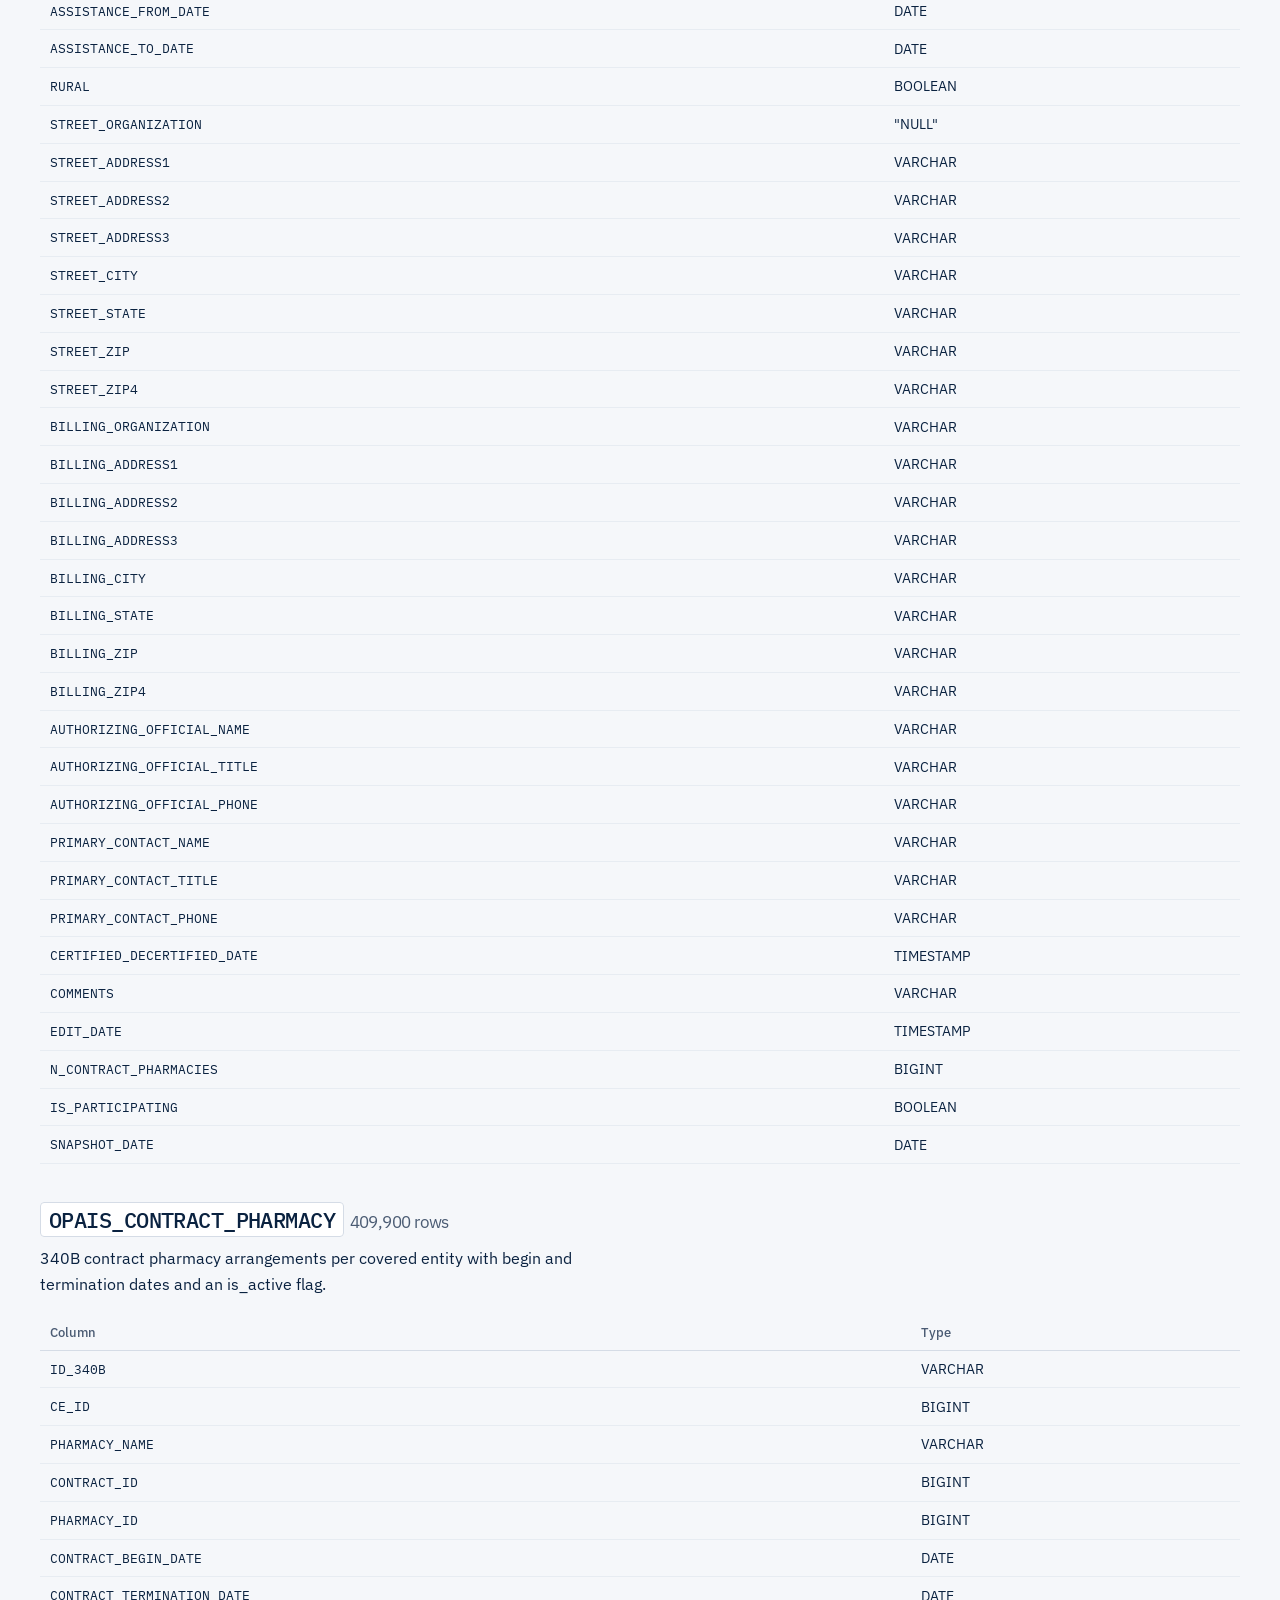
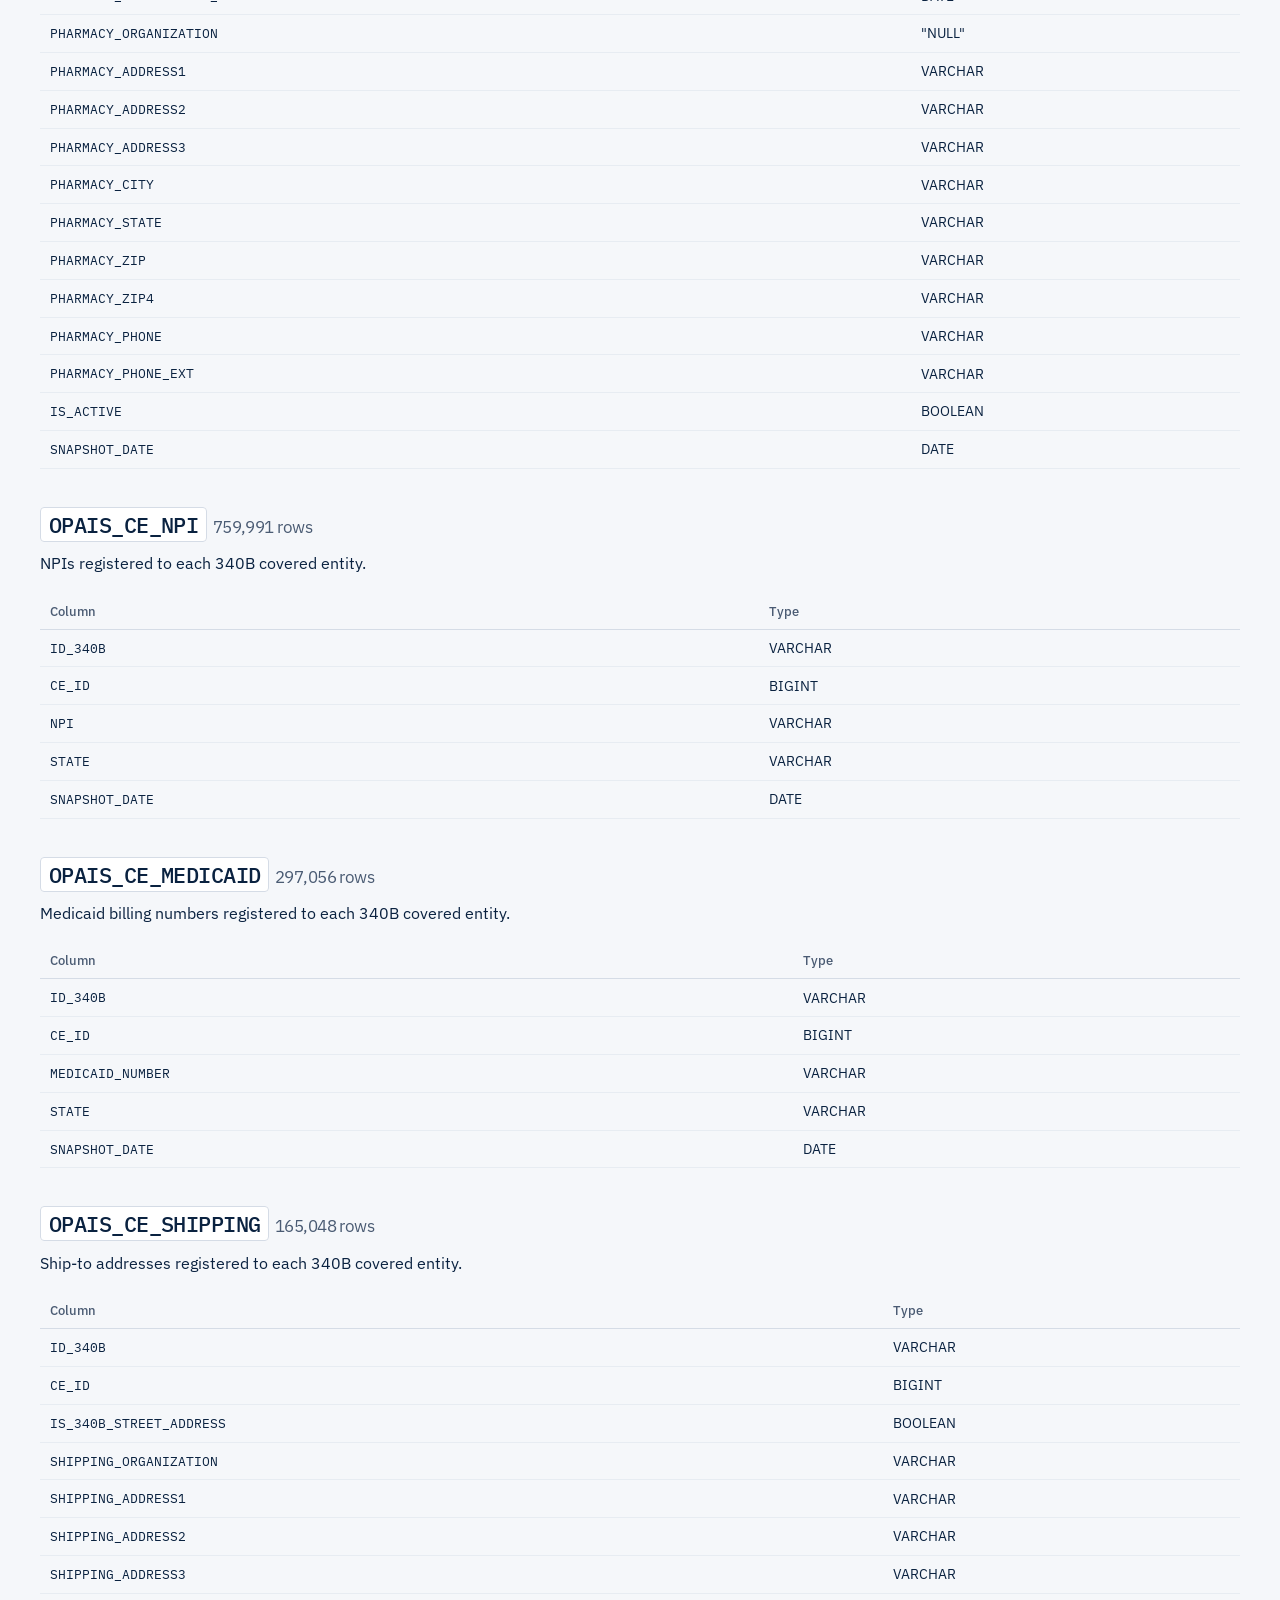
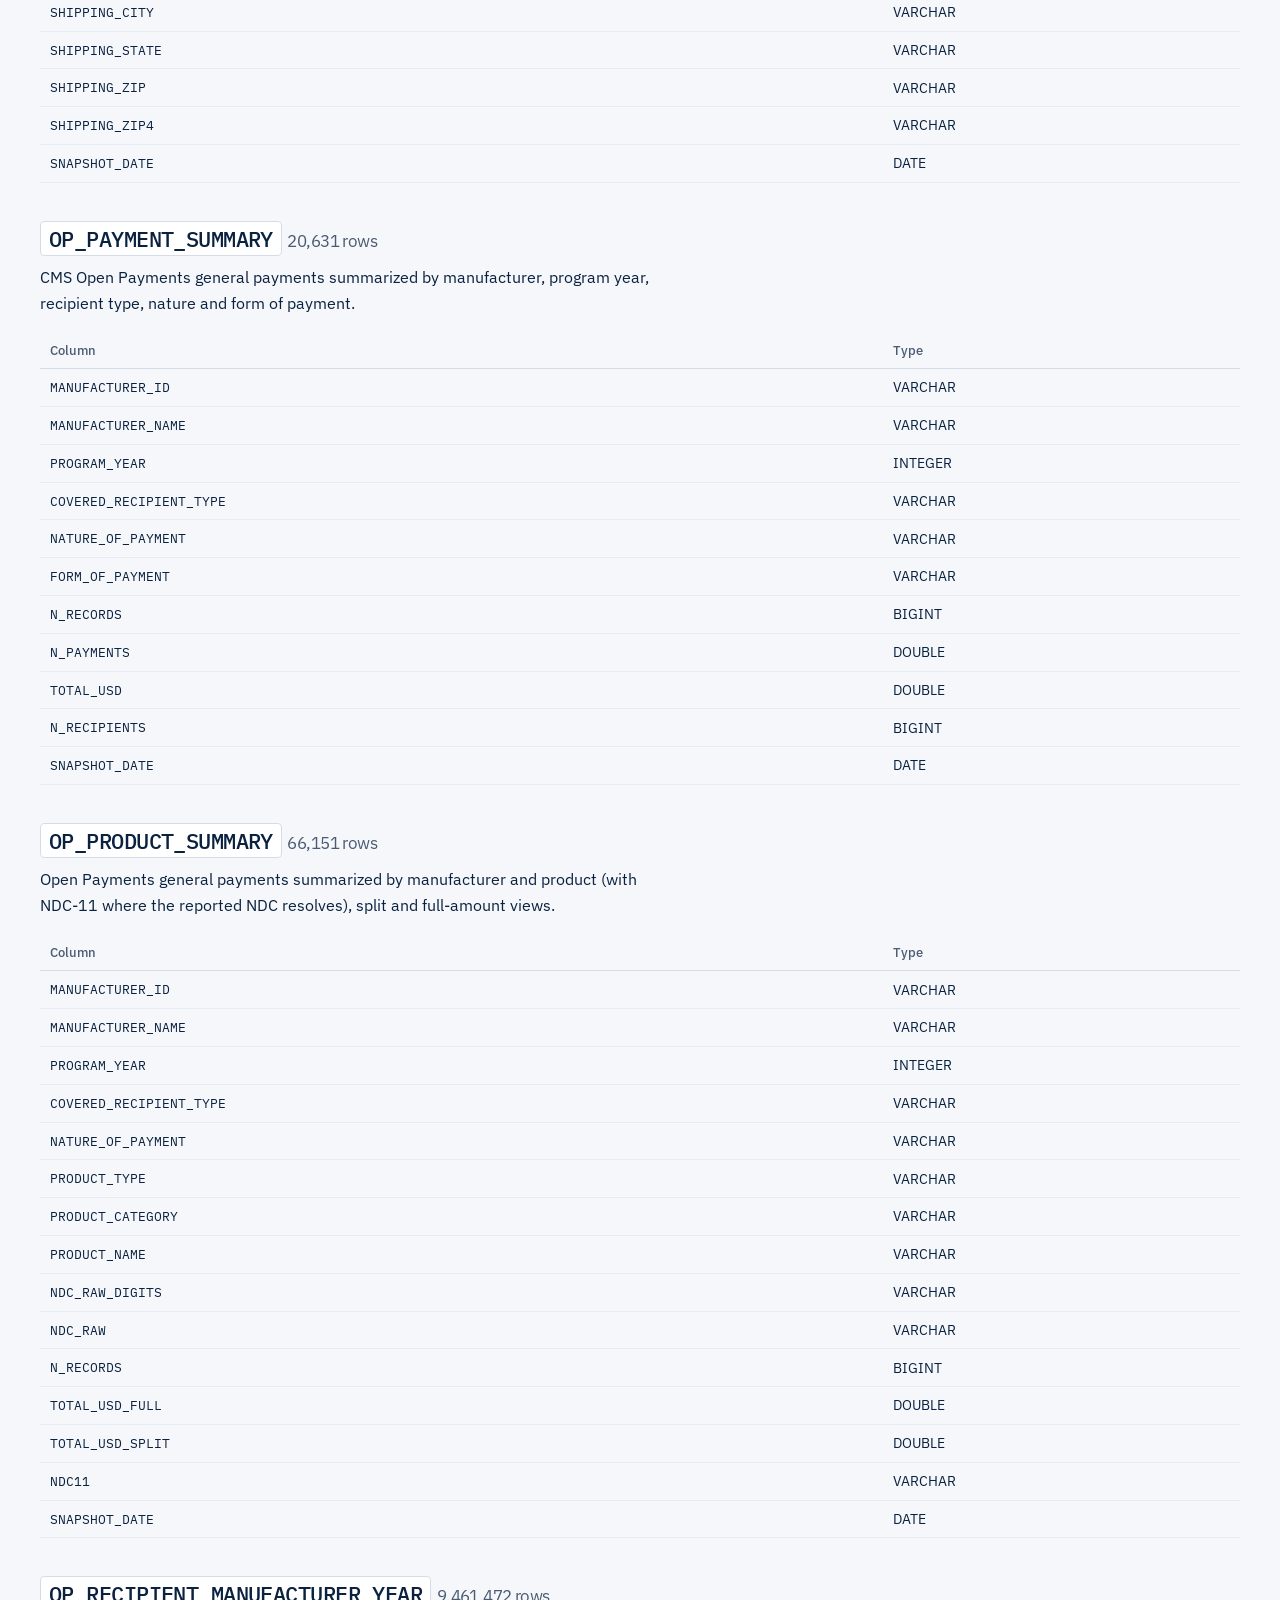
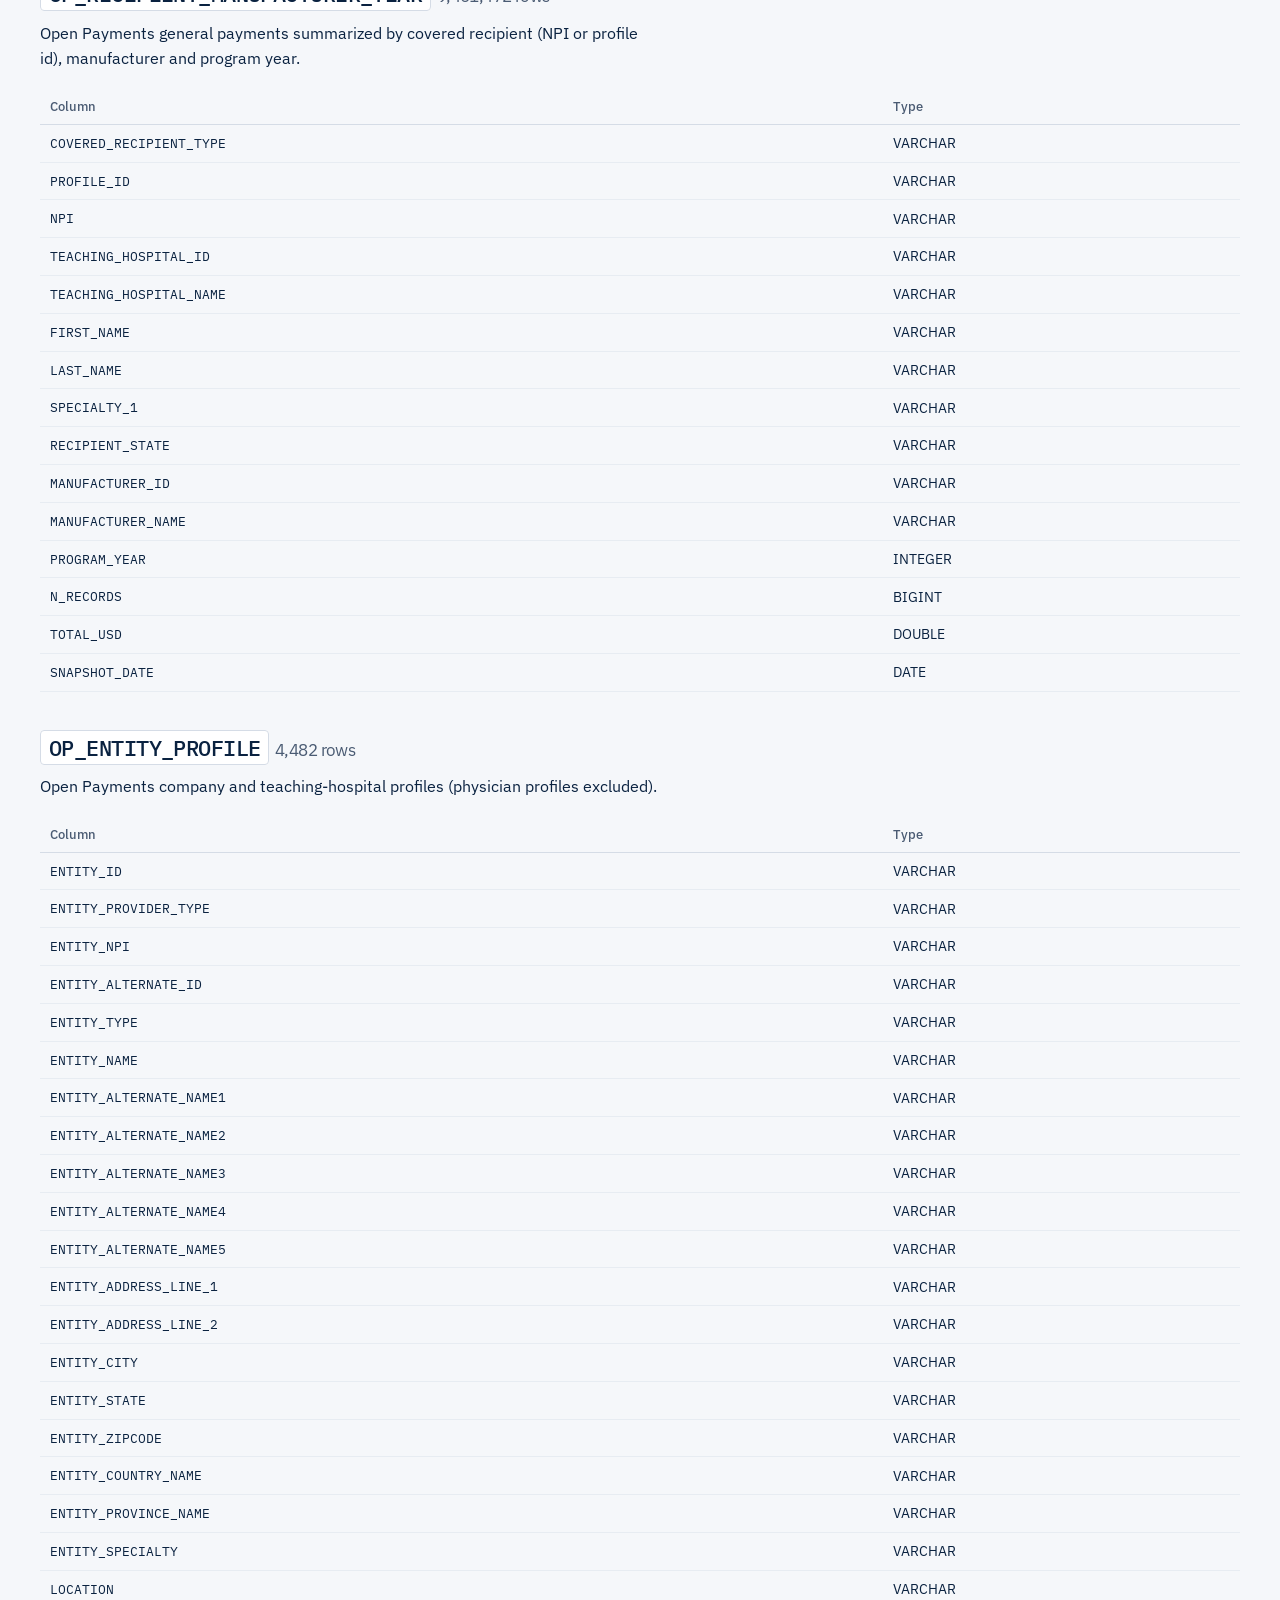
<file: docs.html>
<!doctype html>
<html lang="en">
<head>
<meta charset="utf-8">
<meta name="viewport" content="width=device-width, initial-scale=1">
<title>Data dictionary · Channel Keys</title>
<link rel="icon" type="image/png" href="assets/favicon.png">
<link rel="stylesheet" href="style.css">
</head>
<body data-root="">
<header class="site-header"><div class="wrap"><nav class="nav" aria-label="Main">
  <a class="brand" href="/" aria-label="Channel Keys home"><svg viewBox="0 0 28 28" aria-hidden="true"><rect width="28" height="28" rx="6" class="mark"/><rect x="5" y="7" width="10" height="3.2" rx="1.6" fill="#4A5B73"/><rect x="5" y="12.4" width="16" height="3.2" rx="1.6" fill="#5EC2FF"/><rect x="5" y="17.8" width="13" height="3.2" rx="1.6" fill="#4A5B73"/></svg>Channel Keys</a>
  <a class="link" href="/#inside">What's inside</a>
  <a class="link" href="/#pricing">Pricing</a>
  <a class="link keep" href="/docs.html" aria-current="page">Docs</a>
  <a class="link keep" href="/support.html">Support</a>
  <a class="btn btn-primary cta" href="https://app.snowflake.com/marketplace/listings?search=Channel%20Keys" rel="noopener">Get it<span class="long"> on Snowflake</span></a>
</nav></div></header>

<main class="wrap page">
<h1>Data dictionary</h1>
<p class="lead">Every table and column in the Channel Keys listing. Refer to objects as <code>CORE.&lt;TABLE&gt;</code> under the database name you choose when you get the listing. Column names are plain uppercase identifiers, so no quoting is needed.</p>
<h2>Keys and conventions</h2>
<ul>
<li><code>NDC11</code>: 11-digit, zero-padded 5-4-2 NDC. <code>XREF_NDC_FORMATS</code> maps every FDA 10-digit format to it.</li>
<li><code>APPL_TYPE</code> and <code>APPL_NO</code>: the Orange Book application key (N for NDA, A for ANDA), <code>APPL_NO</code> zero-padded to six digits.</li>
<li><code>LABELER_CODE</code>: the first five digits of the NDC. <code>DIM_LABELER</code> carries the best labeler name and the matched Open Payments manufacturer with its match score.</li>
<li><code>ID_340B</code>: the HRSA covered entity ID. Contract pharmacies key on <code>ID_340B</code> plus <code>CONTRACT_ID</code>.</li>
<li><code>SNAPSHOT_DATE</code>: the refresh a row came from. <code>CHANGE_LOG</code> compares consecutive refreshes; <code>META_SOURCE_RUN</code> records the agency files behind each one.</li>
<li>Derived fields (<code>EST_LOE_DATE</code>, <code>IS_DISCONTINUED</code>, <code>IS_ACTIVE</code>, manufacturer matches) are ours. Validate before regulatory or contractual use.</li>
</ul>
<h2>Tables</h2><ul class="toc"><li><a href="#NDC_PRODUCT">NDC_PRODUCT</a></li><li><a href="#NDC_PACKAGE">NDC_PACKAGE</a></li><li><a href="#DIM_NDC11">DIM_NDC11</a></li><li><a href="#DIM_LABELER">DIM_LABELER</a></li><li><a href="#XREF_NDC_FORMATS">XREF_NDC_FORMATS</a></li><li><a href="#OB_PRODUCT">OB_PRODUCT</a></li><li><a href="#OB_PATENT">OB_PATENT</a></li><li><a href="#OB_EXCLUSIVITY">OB_EXCLUSIVITY</a></li><li><a href="#DIM_APPLICATION">DIM_APPLICATION</a></li><li><a href="#SDUD_UTILIZATION">SDUD_UTILIZATION</a></li><li><a href="#OPAIS_COVERED_ENTITY">OPAIS_COVERED_ENTITY</a></li><li><a href="#OPAIS_CONTRACT_PHARMACY">OPAIS_CONTRACT_PHARMACY</a></li><li><a href="#OPAIS_CE_NPI">OPAIS_CE_NPI</a></li><li><a href="#OPAIS_CE_MEDICAID">OPAIS_CE_MEDICAID</a></li><li><a href="#OPAIS_CE_SHIPPING">OPAIS_CE_SHIPPING</a></li><li><a href="#OP_PAYMENT_SUMMARY">OP_PAYMENT_SUMMARY</a></li><li><a href="#OP_PRODUCT_SUMMARY">OP_PRODUCT_SUMMARY</a></li><li><a href="#OP_RECIPIENT_MANUFACTURER_YEAR">OP_RECIPIENT_MANUFACTURER_YEAR</a></li><li><a href="#OP_ENTITY_PROFILE">OP_ENTITY_PROFILE</a></li><li><a href="#CHANGE_LOG">CHANGE_LOG</a></li><li><a href="#META_SOURCE_RUN">META_SOURCE_RUN</a></li></ul><h2 id="NDC_PRODUCT"><code>NDC_PRODUCT</code> <span class="muted" style="font-size:.6em;font-family:var(--body);font-weight:400">345,642 rows</span></h2>
<p>FDA NDC Directory product rows (finished, excluded and unfinished files) with typed dates and normalized application numbers.</p>
<table><thead><tr><th>Column</th><th>Type</th></tr></thead><tbody>
<tr><td><code>PRODUCT_ID</code></td><td>VARCHAR</td></tr>
<tr><td><code>PRODUCT_NDC</code></td><td>VARCHAR</td></tr>
<tr><td><code>PRODUCT_NDC9</code></td><td>VARCHAR</td></tr>
<tr><td><code>LABELER_CODE</code></td><td>VARCHAR</td></tr>
<tr><td><code>PRODUCT_CODE</code></td><td>VARCHAR</td></tr>
<tr><td><code>PRODUCT_TYPE</code></td><td>VARCHAR</td></tr>
<tr><td><code>PROPRIETARY_NAME</code></td><td>VARCHAR</td></tr>
<tr><td><code>PROPRIETARY_NAME_SUFFIX</code></td><td>VARCHAR</td></tr>
<tr><td><code>NONPROPRIETARY_NAME</code></td><td>VARCHAR</td></tr>
<tr><td><code>DOSAGE_FORM</code></td><td>VARCHAR</td></tr>
<tr><td><code>ROUTE</code></td><td>VARCHAR</td></tr>
<tr><td><code>START_MARKETING_DATE</code></td><td>DATE</td></tr>
<tr><td><code>END_MARKETING_DATE</code></td><td>DATE</td></tr>
<tr><td><code>MARKETING_CATEGORY</code></td><td>VARCHAR</td></tr>
<tr><td><code>APPLICATION_NUMBER</code></td><td>VARCHAR</td></tr>
<tr><td><code>APPL_TYPE</code></td><td>VARCHAR</td></tr>
<tr><td><code>APPL_NO</code></td><td>VARCHAR</td></tr>
<tr><td><code>LABELER_NAME</code></td><td>VARCHAR</td></tr>
<tr><td><code>SUBSTANCE_NAME</code></td><td>VARCHAR</td></tr>
<tr><td><code>ACTIVE_NUMERATOR_STRENGTH</code></td><td>VARCHAR</td></tr>
<tr><td><code>ACTIVE_INGRED_UNIT</code></td><td>VARCHAR</td></tr>
<tr><td><code>PHARM_CLASSES</code></td><td>VARCHAR</td></tr>
<tr><td><code>DEA_SCHEDULE</code></td><td>VARCHAR</td></tr>
<tr><td><code>NDC_EXCLUDE_FLAG</code></td><td>VARCHAR</td></tr>
<tr><td><code>LISTING_RECORD_CERTIFIED_THROUGH</code></td><td>DATE</td></tr>
<tr><td><code>SOURCE_FILE</code></td><td>VARCHAR</td></tr>
<tr><td><code>SNAPSHOT_DATE</code></td><td>DATE</td></tr>
</tbody></table>
<h2 id="NDC_PACKAGE"><code>NDC_PACKAGE</code> <span class="muted" style="font-size:.6em;font-family:var(--body);font-weight:400">640,244 rows</span></h2>
<p>FDA NDC Directory package rows with the 11-digit NDC.</p>
<table><thead><tr><th>Column</th><th>Type</th></tr></thead><tbody>
<tr><td><code>PRODUCT_ID</code></td><td>VARCHAR</td></tr>
<tr><td><code>PRODUCT_NDC</code></td><td>VARCHAR</td></tr>
<tr><td><code>NDC_PACKAGE_CODE</code></td><td>VARCHAR</td></tr>
<tr><td><code>NDC11</code></td><td>VARCHAR</td></tr>
<tr><td><code>PRODUCT_NDC9</code></td><td>VARCHAR</td></tr>
<tr><td><code>PACKAGE_DESCRIPTION</code></td><td>VARCHAR</td></tr>
<tr><td><code>START_MARKETING_DATE</code></td><td>DATE</td></tr>
<tr><td><code>END_MARKETING_DATE</code></td><td>DATE</td></tr>
<tr><td><code>NDC_EXCLUDE_FLAG</code></td><td>VARCHAR</td></tr>
<tr><td><code>SAMPLE_PACKAGE</code></td><td>VARCHAR</td></tr>
<tr><td><code>SOURCE_FILE</code></td><td>VARCHAR</td></tr>
<tr><td><code>SNAPSHOT_DATE</code></td><td>DATE</td></tr>
</tbody></table>
<h2 id="DIM_NDC11"><code>DIM_NDC11</code> <span class="muted" style="font-size:.6em;font-family:var(--body);font-weight:400">638,180 rows</span></h2>
<p>One row per 11-digit NDC (5-4-2) with product, labeler, application, marketing dates, Orange Book LOE fields and discontinuation flag. Precedence: finished &gt; unfinished &gt; excluded.</p>
<table><thead><tr><th>Column</th><th>Type</th></tr></thead><tbody>
<tr><td><code>NDC11</code></td><td>VARCHAR</td></tr>
<tr><td><code>NDC_PACKAGE_CODE</code></td><td>VARCHAR</td></tr>
<tr><td><code>PRODUCT_NDC</code></td><td>VARCHAR</td></tr>
<tr><td><code>PRODUCT_NDC9</code></td><td>VARCHAR</td></tr>
<tr><td><code>PRODUCT_ID</code></td><td>VARCHAR</td></tr>
<tr><td><code>LABELER_CODE</code></td><td>VARCHAR</td></tr>
<tr><td><code>PRODUCT_CODE</code></td><td>VARCHAR</td></tr>
<tr><td><code>PACKAGE_CODE</code></td><td>VARCHAR</td></tr>
<tr><td><code>PRODUCT_TYPE</code></td><td>VARCHAR</td></tr>
<tr><td><code>PROPRIETARY_NAME</code></td><td>VARCHAR</td></tr>
<tr><td><code>PROPRIETARY_NAME_SUFFIX</code></td><td>VARCHAR</td></tr>
<tr><td><code>NONPROPRIETARY_NAME</code></td><td>VARCHAR</td></tr>
<tr><td><code>DOSAGE_FORM</code></td><td>VARCHAR</td></tr>
<tr><td><code>ROUTE</code></td><td>VARCHAR</td></tr>
<tr><td><code>SUBSTANCE_NAME</code></td><td>VARCHAR</td></tr>
<tr><td><code>ACTIVE_NUMERATOR_STRENGTH</code></td><td>VARCHAR</td></tr>
<tr><td><code>ACTIVE_INGRED_UNIT</code></td><td>VARCHAR</td></tr>
<tr><td><code>PHARM_CLASSES</code></td><td>VARCHAR</td></tr>
<tr><td><code>DEA_SCHEDULE</code></td><td>VARCHAR</td></tr>
<tr><td><code>MARKETING_CATEGORY</code></td><td>VARCHAR</td></tr>
<tr><td><code>APPLICATION_NUMBER</code></td><td>VARCHAR</td></tr>
<tr><td><code>APPL_TYPE</code></td><td>VARCHAR</td></tr>
<tr><td><code>APPL_NO</code></td><td>VARCHAR</td></tr>
<tr><td><code>LABELER_NAME</code></td><td>VARCHAR</td></tr>
<tr><td><code>PACKAGE_DESCRIPTION</code></td><td>VARCHAR</td></tr>
<tr><td><code>SAMPLE_PACKAGE</code></td><td>VARCHAR</td></tr>
<tr><td><code>START_MARKETING_DATE</code></td><td>DATE</td></tr>
<tr><td><code>END_MARKETING_DATE</code></td><td>DATE</td></tr>
<tr><td><code>SOURCE_FILE</code></td><td>VARCHAR</td></tr>
<tr><td><code>IS_DISCONTINUED</code></td><td>BOOLEAN</td></tr>
<tr><td><code>IN_ORANGE_BOOK</code></td><td>BOOLEAN</td></tr>
<tr><td><code>OB_ANY_RLD</code></td><td>BOOLEAN</td></tr>
<tr><td><code>LAST_PATENT_EXPIRY</code></td><td>DATE</td></tr>
<tr><td><code>LAST_EXCLUSIVITY_DATE</code></td><td>DATE</td></tr>
<tr><td><code>EST_LOE_DATE</code></td><td>DATE</td></tr>
<tr><td><code>SNAPSHOT_DATE</code></td><td>DATE</td></tr>
<tr><td><code>N_SOURCE_ROWS</code></td><td>BIGINT</td></tr>
</tbody></table>
<h2 id="DIM_LABELER"><code>DIM_LABELER</code> <span class="muted" style="font-size:.6em;font-family:var(--body);font-weight:400">18,241 rows</span></h2>
<p>One row per labeler code with best name, product counts, marketing-date range and the matched CMS Open Payments manufacturer (exact or fuzzy, score shown).</p>
<table><thead><tr><th>Column</th><th>Type</th></tr></thead><tbody>
<tr><td><code>LABELER_CODE</code></td><td>VARCHAR</td></tr>
<tr><td><code>LABELER_NAME</code></td><td>VARCHAR</td></tr>
<tr><td><code>LABELER_NAME_NORM</code></td><td>VARCHAR</td></tr>
<tr><td><code>N_PRODUCTS</code></td><td>BIGINT</td></tr>
<tr><td><code>N_ACTIVE_PRODUCTS</code></td><td>BIGINT</td></tr>
<tr><td><code>N_PACKAGES</code></td><td>BIGINT</td></tr>
<tr><td><code>FIRST_MARKETING_DATE</code></td><td>DATE</td></tr>
<tr><td><code>LAST_MARKETING_DATE</code></td><td>DATE</td></tr>
<tr><td><code>OP_MANUFACTURER_ID</code></td><td>VARCHAR</td></tr>
<tr><td><code>OP_MANUFACTURER_NAME</code></td><td>VARCHAR</td></tr>
<tr><td><code>OP_MATCH_METHOD</code></td><td>VARCHAR</td></tr>
<tr><td><code>OP_MATCH_SCORE</code></td><td>DOUBLE</td></tr>
<tr><td><code>SNAPSHOT_DATE</code></td><td>DATE</td></tr>
</tbody></table>
<h2 id="XREF_NDC_FORMATS"><code>XREF_NDC_FORMATS</code> <span class="muted" style="font-size:.6em;font-family:var(--body);font-weight:400">640,244 rows</span></h2>
<p>Crosswalk between FDA 10-digit hyphenated NDCs (4-4-2, 5-3-2, 5-4-1), 10-digit unhyphenated and the 11-digit claims format.</p>
<table><thead><tr><th>Column</th><th>Type</th></tr></thead><tbody>
<tr><td><code>NDC11</code></td><td>VARCHAR</td></tr>
<tr><td><code>NDC10_HYPHENATED</code></td><td>VARCHAR</td></tr>
<tr><td><code>NDC10_DIGITS</code></td><td>VARCHAR</td></tr>
<tr><td><code>NDC11_HYPHENATED</code></td><td>VARCHAR</td></tr>
<tr><td><code>FDA_FORMAT</code></td><td>VARCHAR</td></tr>
<tr><td><code>SOURCE_FILE</code></td><td>VARCHAR</td></tr>
<tr><td><code>SNAPSHOT_DATE</code></td><td>DATE</td></tr>
</tbody></table>
<h2 id="OB_PRODUCT"><code>OB_PRODUCT</code> <span class="muted" style="font-size:.6em;font-family:var(--body);font-weight:400">48,865 rows</span></h2>
<p>Orange Book products (applicant, TE code, RLD/RS flags, approval date).</p>
<table><thead><tr><th>Column</th><th>Type</th></tr></thead><tbody>
<tr><td><code>INGREDIENT</code></td><td>VARCHAR</td></tr>
<tr><td><code>DF_ROUTE</code></td><td>VARCHAR</td></tr>
<tr><td><code>TRADE_NAME</code></td><td>VARCHAR</td></tr>
<tr><td><code>APPLICANT</code></td><td>VARCHAR</td></tr>
<tr><td><code>STRENGTH</code></td><td>VARCHAR</td></tr>
<tr><td><code>APPL_TYPE</code></td><td>VARCHAR</td></tr>
<tr><td><code>APPL_NO</code></td><td>VARCHAR</td></tr>
<tr><td><code>PRODUCT_NO</code></td><td>VARCHAR</td></tr>
<tr><td><code>TE_CODE</code></td><td>VARCHAR</td></tr>
<tr><td><code>APPROVAL_DATE</code></td><td>DATE</td></tr>
<tr><td><code>APPROVAL_DATE_TEXT</code></td><td>VARCHAR</td></tr>
<tr><td><code>RLD</code></td><td>VARCHAR</td></tr>
<tr><td><code>RS</code></td><td>VARCHAR</td></tr>
<tr><td><code>OB_TYPE</code></td><td>VARCHAR</td></tr>
<tr><td><code>APPLICANT_FULL_NAME</code></td><td>VARCHAR</td></tr>
<tr><td><code>SNAPSHOT_DATE</code></td><td>DATE</td></tr>
</tbody></table>
<h2 id="OB_PATENT"><code>OB_PATENT</code> <span class="muted" style="font-size:.6em;font-family:var(--body);font-weight:400">22,438 rows</span></h2>
<p>Orange Book patents with expiry dates, use codes and delist flags.</p>
<table><thead><tr><th>Column</th><th>Type</th></tr></thead><tbody>
<tr><td><code>APPL_TYPE</code></td><td>VARCHAR</td></tr>
<tr><td><code>APPL_NO</code></td><td>VARCHAR</td></tr>
<tr><td><code>PRODUCT_NO</code></td><td>VARCHAR</td></tr>
<tr><td><code>PATENT_NO</code></td><td>VARCHAR</td></tr>
<tr><td><code>PATENT_EXPIRE_DATE</code></td><td>DATE</td></tr>
<tr><td><code>DRUG_SUBSTANCE_FLAG</code></td><td>VARCHAR</td></tr>
<tr><td><code>DRUG_PRODUCT_FLAG</code></td><td>VARCHAR</td></tr>
<tr><td><code>PATENT_USE_CODE</code></td><td>VARCHAR</td></tr>
<tr><td><code>DELIST_FLAG</code></td><td>VARCHAR</td></tr>
<tr><td><code>SUBMISSION_DATE</code></td><td>DATE</td></tr>
<tr><td><code>SNAPSHOT_DATE</code></td><td>DATE</td></tr>
</tbody></table>
<h2 id="OB_EXCLUSIVITY"><code>OB_EXCLUSIVITY</code> <span class="muted" style="font-size:.6em;font-family:var(--body);font-weight:400">2,347 rows</span></h2>
<p>Orange Book exclusivity codes and dates.</p>
<table><thead><tr><th>Column</th><th>Type</th></tr></thead><tbody>
<tr><td><code>APPL_TYPE</code></td><td>VARCHAR</td></tr>
<tr><td><code>APPL_NO</code></td><td>VARCHAR</td></tr>
<tr><td><code>PRODUCT_NO</code></td><td>VARCHAR</td></tr>
<tr><td><code>EXCLUSIVITY_CODE</code></td><td>VARCHAR</td></tr>
<tr><td><code>EXCLUSIVITY_DATE</code></td><td>DATE</td></tr>
<tr><td><code>SNAPSHOT_DATE</code></td><td>DATE</td></tr>
</tbody></table>
<h2 id="DIM_APPLICATION"><code>DIM_APPLICATION</code> <span class="muted" style="font-size:.6em;font-family:var(--body);font-weight:400">27,428 rows</span></h2>
<p>One row per NDA/ANDA with first approval, last patent expiry, last exclusivity, estimated loss-of-exclusivity date and linked NDC product counts.</p>
<table><thead><tr><th>Column</th><th>Type</th></tr></thead><tbody>
<tr><td><code>APPL_TYPE</code></td><td>VARCHAR</td></tr>
<tr><td><code>APPL_NO</code></td><td>VARCHAR</td></tr>
<tr><td><code>N_OB_PRODUCTS</code></td><td>BIGINT</td></tr>
<tr><td><code>APPLICANT</code></td><td>VARCHAR</td></tr>
<tr><td><code>APPLICANT_FULL_NAME</code></td><td>VARCHAR</td></tr>
<tr><td><code>FIRST_APPROVAL_DATE</code></td><td>DATE</td></tr>
<tr><td><code>ANY_RLD</code></td><td>BOOLEAN</td></tr>
<tr><td><code>TRADE_NAMES</code></td><td>VARCHAR[]</td></tr>
<tr><td><code>LAST_PATENT_EXPIRY</code></td><td>DATE</td></tr>
<tr><td><code>N_PATENTS</code></td><td>BIGINT</td></tr>
<tr><td><code>LAST_EXCLUSIVITY_DATE</code></td><td>DATE</td></tr>
<tr><td><code>EXCLUSIVITY_CODES</code></td><td>VARCHAR[]</td></tr>
<tr><td><code>EST_LOE_DATE</code></td><td>DATE</td></tr>
<tr><td><code>N_NDC_PRODUCTS</code></td><td>BIGINT</td></tr>
<tr><td><code>N_LABELERS</code></td><td>BIGINT</td></tr>
<tr><td><code>FIRST_NDC_MARKETING_DATE</code></td><td>DATE</td></tr>
<tr><td><code>SNAPSHOT_DATE</code></td><td>DATE</td></tr>
</tbody></table>
<h2 id="SDUD_UTILIZATION"><code>SDUD_UTILIZATION</code> <span class="muted" style="font-size:.6em;font-family:var(--body);font-weight:400">17,221,265 rows</span></h2>
<p>Medicaid State Drug Utilization Data by state, NDC, year and quarter (FFS and MCO), typed measures and suppression flag.</p>
<table><thead><tr><th>Column</th><th>Type</th></tr></thead><tbody>
<tr><td><code>UTILIZATION_TYPE</code></td><td>VARCHAR</td></tr>
<tr><td><code>STATE</code></td><td>VARCHAR</td></tr>
<tr><td><code>NDC11</code></td><td>VARCHAR</td></tr>
<tr><td><code>LABELER_CODE</code></td><td>VARCHAR</td></tr>
<tr><td><code>PRODUCT_CODE</code></td><td>VARCHAR</td></tr>
<tr><td><code>PACKAGE_CODE</code></td><td>VARCHAR</td></tr>
<tr><td><code>YEAR</code></td><td>INTEGER</td></tr>
<tr><td><code>QUARTER</code></td><td>INTEGER</td></tr>
<tr><td><code>YEAR_QUARTER</code></td><td>INTEGER</td></tr>
<tr><td><code>SUPPRESSION_USED</code></td><td>BOOLEAN</td></tr>
<tr><td><code>PRODUCT_NAME</code></td><td>VARCHAR</td></tr>
<tr><td><code>UNITS_REIMBURSED</code></td><td>DOUBLE</td></tr>
<tr><td><code>NUMBER_OF_PRESCRIPTIONS</code></td><td>DOUBLE</td></tr>
<tr><td><code>TOTAL_AMOUNT_REIMBURSED</code></td><td>DOUBLE</td></tr>
<tr><td><code>MEDICAID_AMOUNT_REIMBURSED</code></td><td>DOUBLE</td></tr>
<tr><td><code>NON_MEDICAID_AMOUNT_REIMBURSED</code></td><td>DOUBLE</td></tr>
<tr><td><code>SNAPSHOT_DATE</code></td><td>DATE</td></tr>
</tbody></table>
<h2 id="OPAIS_COVERED_ENTITY"><code>OPAIS_COVERED_ENTITY</code> <span class="muted" style="font-size:.6em;font-family:var(--body);font-weight:400">94,951 rows</span></h2>
<p>340B OPAIS covered entities (participating and terminated) with addresses, officials and termination details.</p>
<table><thead><tr><th>Column</th><th>Type</th></tr></thead><tbody>
<tr><td><code>ID_340B</code></td><td>VARCHAR</td></tr>
<tr><td><code>CE_ID</code></td><td>BIGINT</td></tr>
<tr><td><code>ENTITY_TYPE</code></td><td>VARCHAR</td></tr>
<tr><td><code>ENTITY_NAME</code></td><td>VARCHAR</td></tr>
<tr><td><code>ENTITY_SUB_NAME</code></td><td>VARCHAR</td></tr>
<tr><td><code>PARTICIPATING</code></td><td>VARCHAR</td></tr>
<tr><td><code>PARTICIPATING_START_DATE</code></td><td>DATE</td></tr>
<tr><td><code>TERMINATION_DATE</code></td><td>DATE</td></tr>
<tr><td><code>TERMINATION_REASON</code></td><td>VARCHAR</td></tr>
<tr><td><code>GRANT_NUMBER</code></td><td>VARCHAR</td></tr>
<tr><td><code>SITE_ID</code></td><td>VARCHAR</td></tr>
<tr><td><code>MEDICARE_PROVIDER_NUMBER</code></td><td>&quot;NULL&quot;</td></tr>
<tr><td><code>NOFO_NUMBER</code></td><td>VARCHAR</td></tr>
<tr><td><code>ASSISTANCE_FROM_DATE</code></td><td>DATE</td></tr>
<tr><td><code>ASSISTANCE_TO_DATE</code></td><td>DATE</td></tr>
<tr><td><code>RURAL</code></td><td>BOOLEAN</td></tr>
<tr><td><code>STREET_ORGANIZATION</code></td><td>&quot;NULL&quot;</td></tr>
<tr><td><code>STREET_ADDRESS1</code></td><td>VARCHAR</td></tr>
<tr><td><code>STREET_ADDRESS2</code></td><td>VARCHAR</td></tr>
<tr><td><code>STREET_ADDRESS3</code></td><td>VARCHAR</td></tr>
<tr><td><code>STREET_CITY</code></td><td>VARCHAR</td></tr>
<tr><td><code>STREET_STATE</code></td><td>VARCHAR</td></tr>
<tr><td><code>STREET_ZIP</code></td><td>VARCHAR</td></tr>
<tr><td><code>STREET_ZIP4</code></td><td>VARCHAR</td></tr>
<tr><td><code>BILLING_ORGANIZATION</code></td><td>VARCHAR</td></tr>
<tr><td><code>BILLING_ADDRESS1</code></td><td>VARCHAR</td></tr>
<tr><td><code>BILLING_ADDRESS2</code></td><td>VARCHAR</td></tr>
<tr><td><code>BILLING_ADDRESS3</code></td><td>VARCHAR</td></tr>
<tr><td><code>BILLING_CITY</code></td><td>VARCHAR</td></tr>
<tr><td><code>BILLING_STATE</code></td><td>VARCHAR</td></tr>
<tr><td><code>BILLING_ZIP</code></td><td>VARCHAR</td></tr>
<tr><td><code>BILLING_ZIP4</code></td><td>VARCHAR</td></tr>
<tr><td><code>AUTHORIZING_OFFICIAL_NAME</code></td><td>VARCHAR</td></tr>
<tr><td><code>AUTHORIZING_OFFICIAL_TITLE</code></td><td>VARCHAR</td></tr>
<tr><td><code>AUTHORIZING_OFFICIAL_PHONE</code></td><td>VARCHAR</td></tr>
<tr><td><code>PRIMARY_CONTACT_NAME</code></td><td>VARCHAR</td></tr>
<tr><td><code>PRIMARY_CONTACT_TITLE</code></td><td>VARCHAR</td></tr>
<tr><td><code>PRIMARY_CONTACT_PHONE</code></td><td>VARCHAR</td></tr>
<tr><td><code>CERTIFIED_DECERTIFIED_DATE</code></td><td>TIMESTAMP</td></tr>
<tr><td><code>COMMENTS</code></td><td>VARCHAR</td></tr>
<tr><td><code>EDIT_DATE</code></td><td>TIMESTAMP</td></tr>
<tr><td><code>N_CONTRACT_PHARMACIES</code></td><td>BIGINT</td></tr>
<tr><td><code>IS_PARTICIPATING</code></td><td>BOOLEAN</td></tr>
<tr><td><code>SNAPSHOT_DATE</code></td><td>DATE</td></tr>
</tbody></table>
<h2 id="OPAIS_CONTRACT_PHARMACY"><code>OPAIS_CONTRACT_PHARMACY</code> <span class="muted" style="font-size:.6em;font-family:var(--body);font-weight:400">409,900 rows</span></h2>
<p>340B contract pharmacy arrangements per covered entity with begin and termination dates and an is_active flag.</p>
<table><thead><tr><th>Column</th><th>Type</th></tr></thead><tbody>
<tr><td><code>ID_340B</code></td><td>VARCHAR</td></tr>
<tr><td><code>CE_ID</code></td><td>BIGINT</td></tr>
<tr><td><code>PHARMACY_NAME</code></td><td>VARCHAR</td></tr>
<tr><td><code>CONTRACT_ID</code></td><td>BIGINT</td></tr>
<tr><td><code>PHARMACY_ID</code></td><td>BIGINT</td></tr>
<tr><td><code>CONTRACT_BEGIN_DATE</code></td><td>DATE</td></tr>
<tr><td><code>CONTRACT_TERMINATION_DATE</code></td><td>DATE</td></tr>
<tr><td><code>PHARMACY_ORGANIZATION</code></td><td>&quot;NULL&quot;</td></tr>
<tr><td><code>PHARMACY_ADDRESS1</code></td><td>VARCHAR</td></tr>
<tr><td><code>PHARMACY_ADDRESS2</code></td><td>VARCHAR</td></tr>
<tr><td><code>PHARMACY_ADDRESS3</code></td><td>VARCHAR</td></tr>
<tr><td><code>PHARMACY_CITY</code></td><td>VARCHAR</td></tr>
<tr><td><code>PHARMACY_STATE</code></td><td>VARCHAR</td></tr>
<tr><td><code>PHARMACY_ZIP</code></td><td>VARCHAR</td></tr>
<tr><td><code>PHARMACY_ZIP4</code></td><td>VARCHAR</td></tr>
<tr><td><code>PHARMACY_PHONE</code></td><td>VARCHAR</td></tr>
<tr><td><code>PHARMACY_PHONE_EXT</code></td><td>VARCHAR</td></tr>
<tr><td><code>IS_ACTIVE</code></td><td>BOOLEAN</td></tr>
<tr><td><code>SNAPSHOT_DATE</code></td><td>DATE</td></tr>
</tbody></table>
<h2 id="OPAIS_CE_NPI"><code>OPAIS_CE_NPI</code> <span class="muted" style="font-size:.6em;font-family:var(--body);font-weight:400">759,991 rows</span></h2>
<p>NPIs registered to each 340B covered entity.</p>
<table><thead><tr><th>Column</th><th>Type</th></tr></thead><tbody>
<tr><td><code>ID_340B</code></td><td>VARCHAR</td></tr>
<tr><td><code>CE_ID</code></td><td>BIGINT</td></tr>
<tr><td><code>NPI</code></td><td>VARCHAR</td></tr>
<tr><td><code>STATE</code></td><td>VARCHAR</td></tr>
<tr><td><code>SNAPSHOT_DATE</code></td><td>DATE</td></tr>
</tbody></table>
<h2 id="OPAIS_CE_MEDICAID"><code>OPAIS_CE_MEDICAID</code> <span class="muted" style="font-size:.6em;font-family:var(--body);font-weight:400">297,056 rows</span></h2>
<p>Medicaid billing numbers registered to each 340B covered entity.</p>
<table><thead><tr><th>Column</th><th>Type</th></tr></thead><tbody>
<tr><td><code>ID_340B</code></td><td>VARCHAR</td></tr>
<tr><td><code>CE_ID</code></td><td>BIGINT</td></tr>
<tr><td><code>MEDICAID_NUMBER</code></td><td>VARCHAR</td></tr>
<tr><td><code>STATE</code></td><td>VARCHAR</td></tr>
<tr><td><code>SNAPSHOT_DATE</code></td><td>DATE</td></tr>
</tbody></table>
<h2 id="OPAIS_CE_SHIPPING"><code>OPAIS_CE_SHIPPING</code> <span class="muted" style="font-size:.6em;font-family:var(--body);font-weight:400">165,048 rows</span></h2>
<p>Ship-to addresses registered to each 340B covered entity.</p>
<table><thead><tr><th>Column</th><th>Type</th></tr></thead><tbody>
<tr><td><code>ID_340B</code></td><td>VARCHAR</td></tr>
<tr><td><code>CE_ID</code></td><td>BIGINT</td></tr>
<tr><td><code>IS_340B_STREET_ADDRESS</code></td><td>BOOLEAN</td></tr>
<tr><td><code>SHIPPING_ORGANIZATION</code></td><td>VARCHAR</td></tr>
<tr><td><code>SHIPPING_ADDRESS1</code></td><td>VARCHAR</td></tr>
<tr><td><code>SHIPPING_ADDRESS2</code></td><td>VARCHAR</td></tr>
<tr><td><code>SHIPPING_ADDRESS3</code></td><td>VARCHAR</td></tr>
<tr><td><code>SHIPPING_CITY</code></td><td>VARCHAR</td></tr>
<tr><td><code>SHIPPING_STATE</code></td><td>VARCHAR</td></tr>
<tr><td><code>SHIPPING_ZIP</code></td><td>VARCHAR</td></tr>
<tr><td><code>SHIPPING_ZIP4</code></td><td>VARCHAR</td></tr>
<tr><td><code>SNAPSHOT_DATE</code></td><td>DATE</td></tr>
</tbody></table>
<h2 id="OP_PAYMENT_SUMMARY"><code>OP_PAYMENT_SUMMARY</code> <span class="muted" style="font-size:.6em;font-family:var(--body);font-weight:400">20,631 rows</span></h2>
<p>CMS Open Payments general payments summarized by manufacturer, program year, recipient type, nature and form of payment.</p>
<table><thead><tr><th>Column</th><th>Type</th></tr></thead><tbody>
<tr><td><code>MANUFACTURER_ID</code></td><td>VARCHAR</td></tr>
<tr><td><code>MANUFACTURER_NAME</code></td><td>VARCHAR</td></tr>
<tr><td><code>PROGRAM_YEAR</code></td><td>INTEGER</td></tr>
<tr><td><code>COVERED_RECIPIENT_TYPE</code></td><td>VARCHAR</td></tr>
<tr><td><code>NATURE_OF_PAYMENT</code></td><td>VARCHAR</td></tr>
<tr><td><code>FORM_OF_PAYMENT</code></td><td>VARCHAR</td></tr>
<tr><td><code>N_RECORDS</code></td><td>BIGINT</td></tr>
<tr><td><code>N_PAYMENTS</code></td><td>DOUBLE</td></tr>
<tr><td><code>TOTAL_USD</code></td><td>DOUBLE</td></tr>
<tr><td><code>N_RECIPIENTS</code></td><td>BIGINT</td></tr>
<tr><td><code>SNAPSHOT_DATE</code></td><td>DATE</td></tr>
</tbody></table>
<h2 id="OP_PRODUCT_SUMMARY"><code>OP_PRODUCT_SUMMARY</code> <span class="muted" style="font-size:.6em;font-family:var(--body);font-weight:400">66,151 rows</span></h2>
<p>Open Payments general payments summarized by manufacturer and product (with NDC-11 where the reported NDC resolves), split and full-amount views.</p>
<table><thead><tr><th>Column</th><th>Type</th></tr></thead><tbody>
<tr><td><code>MANUFACTURER_ID</code></td><td>VARCHAR</td></tr>
<tr><td><code>MANUFACTURER_NAME</code></td><td>VARCHAR</td></tr>
<tr><td><code>PROGRAM_YEAR</code></td><td>INTEGER</td></tr>
<tr><td><code>COVERED_RECIPIENT_TYPE</code></td><td>VARCHAR</td></tr>
<tr><td><code>NATURE_OF_PAYMENT</code></td><td>VARCHAR</td></tr>
<tr><td><code>PRODUCT_TYPE</code></td><td>VARCHAR</td></tr>
<tr><td><code>PRODUCT_CATEGORY</code></td><td>VARCHAR</td></tr>
<tr><td><code>PRODUCT_NAME</code></td><td>VARCHAR</td></tr>
<tr><td><code>NDC_RAW_DIGITS</code></td><td>VARCHAR</td></tr>
<tr><td><code>NDC_RAW</code></td><td>VARCHAR</td></tr>
<tr><td><code>N_RECORDS</code></td><td>BIGINT</td></tr>
<tr><td><code>TOTAL_USD_FULL</code></td><td>DOUBLE</td></tr>
<tr><td><code>TOTAL_USD_SPLIT</code></td><td>DOUBLE</td></tr>
<tr><td><code>NDC11</code></td><td>VARCHAR</td></tr>
<tr><td><code>SNAPSHOT_DATE</code></td><td>DATE</td></tr>
</tbody></table>
<h2 id="OP_RECIPIENT_MANUFACTURER_YEAR"><code>OP_RECIPIENT_MANUFACTURER_YEAR</code> <span class="muted" style="font-size:.6em;font-family:var(--body);font-weight:400">9,461,472 rows</span></h2>
<p>Open Payments general payments summarized by covered recipient (NPI or profile id), manufacturer and program year.</p>
<table><thead><tr><th>Column</th><th>Type</th></tr></thead><tbody>
<tr><td><code>COVERED_RECIPIENT_TYPE</code></td><td>VARCHAR</td></tr>
<tr><td><code>PROFILE_ID</code></td><td>VARCHAR</td></tr>
<tr><td><code>NPI</code></td><td>VARCHAR</td></tr>
<tr><td><code>TEACHING_HOSPITAL_ID</code></td><td>VARCHAR</td></tr>
<tr><td><code>TEACHING_HOSPITAL_NAME</code></td><td>VARCHAR</td></tr>
<tr><td><code>FIRST_NAME</code></td><td>VARCHAR</td></tr>
<tr><td><code>LAST_NAME</code></td><td>VARCHAR</td></tr>
<tr><td><code>SPECIALTY_1</code></td><td>VARCHAR</td></tr>
<tr><td><code>RECIPIENT_STATE</code></td><td>VARCHAR</td></tr>
<tr><td><code>MANUFACTURER_ID</code></td><td>VARCHAR</td></tr>
<tr><td><code>MANUFACTURER_NAME</code></td><td>VARCHAR</td></tr>
<tr><td><code>PROGRAM_YEAR</code></td><td>INTEGER</td></tr>
<tr><td><code>N_RECORDS</code></td><td>BIGINT</td></tr>
<tr><td><code>TOTAL_USD</code></td><td>DOUBLE</td></tr>
<tr><td><code>SNAPSHOT_DATE</code></td><td>DATE</td></tr>
</tbody></table>
<h2 id="OP_ENTITY_PROFILE"><code>OP_ENTITY_PROFILE</code> <span class="muted" style="font-size:.6em;font-family:var(--body);font-weight:400">4,482 rows</span></h2>
<p>Open Payments company and teaching-hospital profiles (physician profiles excluded).</p>
<table><thead><tr><th>Column</th><th>Type</th></tr></thead><tbody>
<tr><td><code>ENTITY_ID</code></td><td>VARCHAR</td></tr>
<tr><td><code>ENTITY_PROVIDER_TYPE</code></td><td>VARCHAR</td></tr>
<tr><td><code>ENTITY_NPI</code></td><td>VARCHAR</td></tr>
<tr><td><code>ENTITY_ALTERNATE_ID</code></td><td>VARCHAR</td></tr>
<tr><td><code>ENTITY_TYPE</code></td><td>VARCHAR</td></tr>
<tr><td><code>ENTITY_NAME</code></td><td>VARCHAR</td></tr>
<tr><td><code>ENTITY_ALTERNATE_NAME1</code></td><td>VARCHAR</td></tr>
<tr><td><code>ENTITY_ALTERNATE_NAME2</code></td><td>VARCHAR</td></tr>
<tr><td><code>ENTITY_ALTERNATE_NAME3</code></td><td>VARCHAR</td></tr>
<tr><td><code>ENTITY_ALTERNATE_NAME4</code></td><td>VARCHAR</td></tr>
<tr><td><code>ENTITY_ALTERNATE_NAME5</code></td><td>VARCHAR</td></tr>
<tr><td><code>ENTITY_ADDRESS_LINE_1</code></td><td>VARCHAR</td></tr>
<tr><td><code>ENTITY_ADDRESS_LINE_2</code></td><td>VARCHAR</td></tr>
<tr><td><code>ENTITY_CITY</code></td><td>VARCHAR</td></tr>
<tr><td><code>ENTITY_STATE</code></td><td>VARCHAR</td></tr>
<tr><td><code>ENTITY_ZIPCODE</code></td><td>VARCHAR</td></tr>
<tr><td><code>ENTITY_COUNTRY_NAME</code></td><td>VARCHAR</td></tr>
<tr><td><code>ENTITY_PROVINCE_NAME</code></td><td>VARCHAR</td></tr>
<tr><td><code>ENTITY_SPECIALTY</code></td><td>VARCHAR</td></tr>
<tr><td><code>LOCATION</code></td><td>VARCHAR</td></tr>
<tr><td><code>SNAPSHOT_DATE</code></td><td>DATE</td></tr>
</tbody></table>
<h2 id="CHANGE_LOG"><code>CHANGE_LOG</code> <span class="muted" style="font-size:.6em;font-family:var(--body);font-weight:400">0 rows</span></h2>
<p>Row-level adds, removals and field changes between consecutive refreshes for NDC, Orange Book and 340B tables (old and new values as JSON).</p>
<table><thead><tr><th>Column</th><th>Type</th></tr></thead><tbody>
<tr><td><code>SNAPSHOT_DATE</code></td><td>DATE</td></tr>
<tr><td><code>PREV_SNAPSHOT_DATE</code></td><td>DATE</td></tr>
<tr><td><code>TABLE_NAME</code></td><td>VARCHAR</td></tr>
<tr><td><code>ENTITY_KEY</code></td><td>VARCHAR</td></tr>
<tr><td><code>CHANGE_TYPE</code></td><td>VARCHAR</td></tr>
<tr><td><code>CHANGED_FIELDS</code></td><td>VARCHAR[]</td></tr>
<tr><td><code>OLD_VALUES</code></td><td>JSON</td></tr>
<tr><td><code>NEW_VALUES</code></td><td>JSON</td></tr>
</tbody></table>
<h2 id="META_SOURCE_RUN"><code>META_SOURCE_RUN</code> <span class="muted" style="font-size:.6em;font-family:var(--body);font-weight:400">13 rows</span></h2>
<p>Source files behind this refresh: URL, size, SHA-256 and server last-modified.</p>
<table><thead><tr><th>Column</th><th>Type</th></tr></thead><tbody>
<tr><td><code>SOURCE</code></td><td>VARCHAR</td></tr>
<tr><td><code>RUN_DATE</code></td><td>VARCHAR</td></tr>
<tr><td><code>FILE</code></td><td>VARCHAR</td></tr>
<tr><td><code>BYTES</code></td><td>BIGINT</td></tr>
<tr><td><code>SHA256</code></td><td>VARCHAR</td></tr>
<tr><td><code>URL</code></td><td>VARCHAR</td></tr>
<tr><td><code>LAST_MODIFIED</code></td><td>VARCHAR</td></tr>
<tr><td><code>BUILD_DATE</code></td><td>DATE</td></tr>
</tbody></table>
</main>
<footer><div class="wrap"><p class="legal">© 2026 Channel Keys, Milford, Massachusetts. Not affiliated with or endorsed by FDA, CMS or HRSA. <a href="/support.html">Support</a>, <a href="/privacy.html">Privacy</a></p></div></footer>
</body>
</html>
</file>
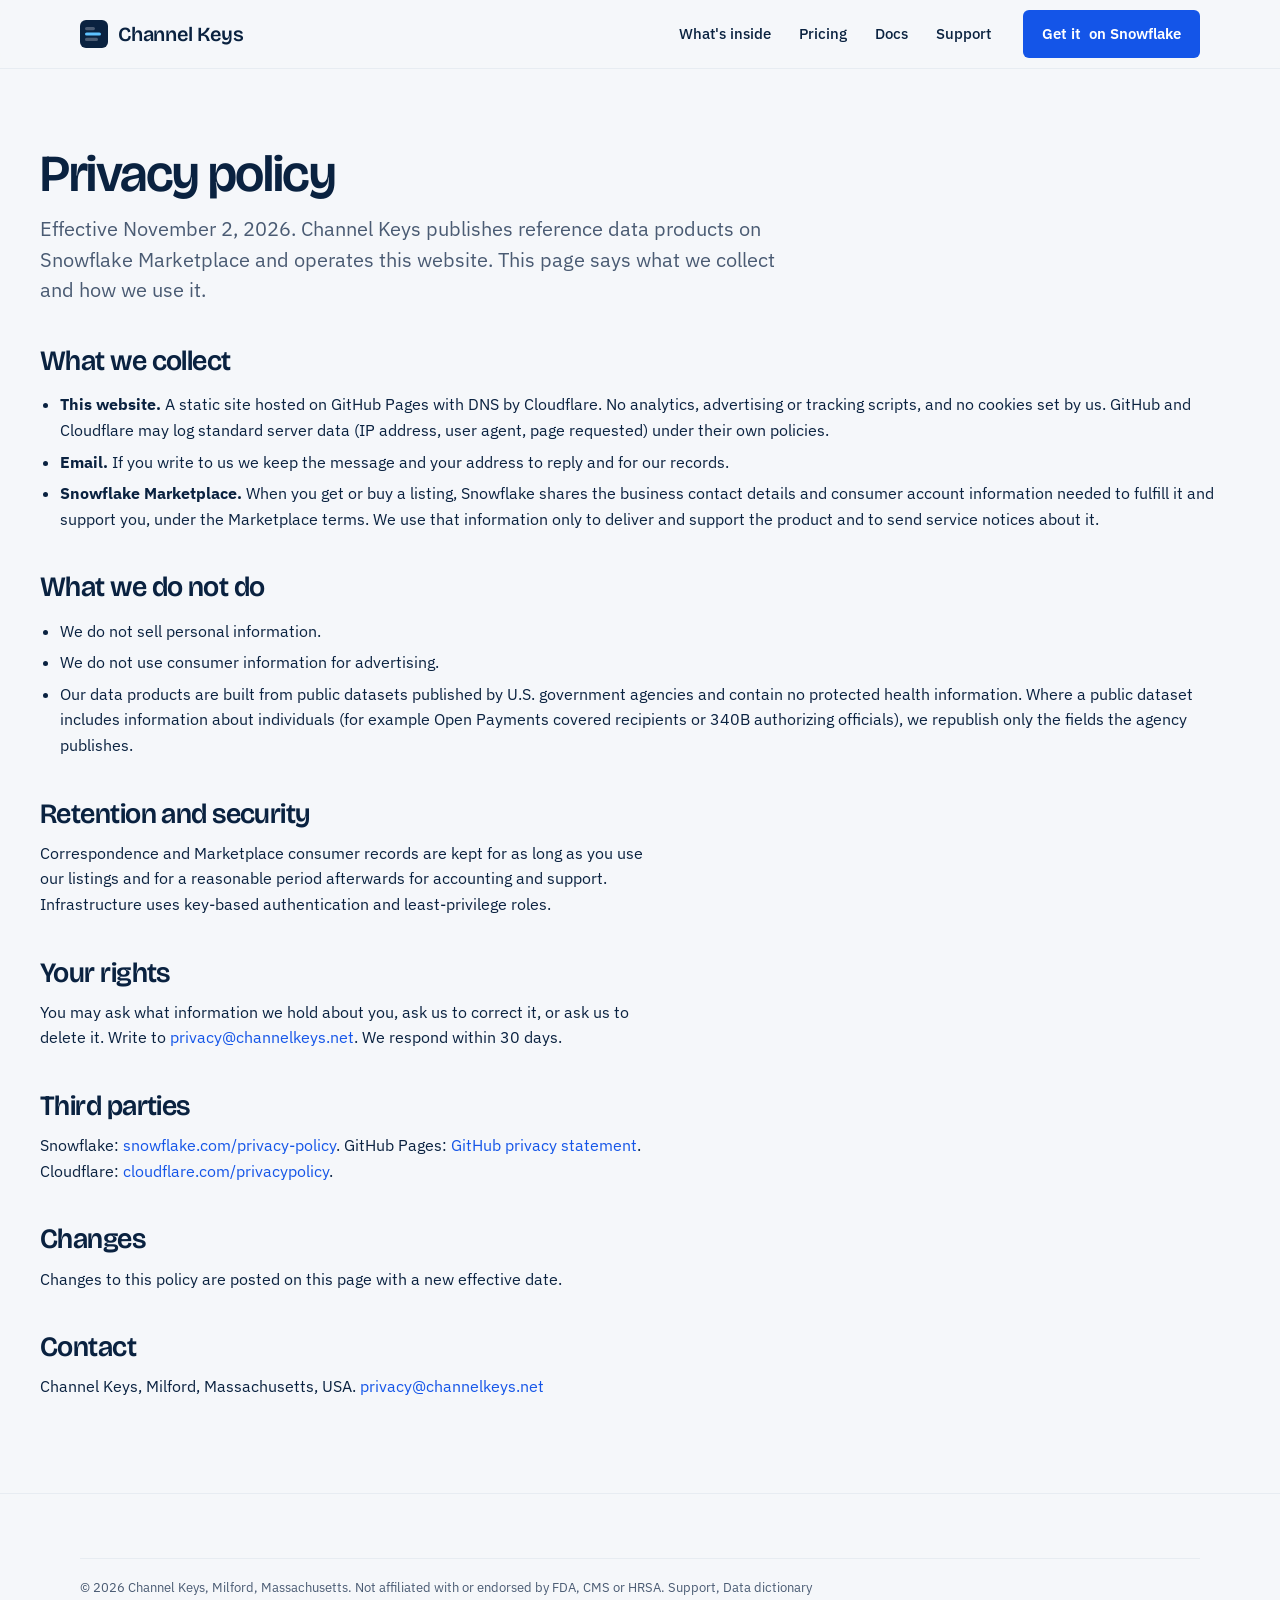
<file: privacy.html>
<!doctype html>
<html lang="en">
<head>
<meta charset="utf-8">
<meta name="viewport" content="width=device-width, initial-scale=1">
<title>Privacy · Channel Keys</title>
<link rel="icon" type="image/png" href="assets/favicon.png">
<link rel="stylesheet" href="style.css">
</head>
<body data-root="">
<header class="site-header"><div class="wrap"><nav class="nav" aria-label="Main">
  <a class="brand" href="/" aria-label="Channel Keys home"><svg viewBox="0 0 28 28" aria-hidden="true"><rect width="28" height="28" rx="6" class="mark"/><rect x="5" y="7" width="10" height="3.2" rx="1.6" fill="#4A5B73"/><rect x="5" y="12.4" width="16" height="3.2" rx="1.6" fill="#5EC2FF"/><rect x="5" y="17.8" width="13" height="3.2" rx="1.6" fill="#4A5B73"/></svg>Channel Keys</a>
  <a class="link" href="/#inside">What's inside</a>
  <a class="link" href="/#pricing">Pricing</a>
  <a class="link keep" href="/docs.html">Docs</a>
  <a class="link keep" href="/support.html">Support</a>
  <a class="btn btn-primary cta" href="https://app.snowflake.com/marketplace/listings?search=Channel%20Keys" rel="noopener">Get it<span class="long"> on Snowflake</span></a>
</nav></div></header>

<main class="wrap page">
  <h1>Privacy policy</h1>
  <p class="lead">Effective November 2, 2026. Channel Keys publishes reference data products on Snowflake Marketplace and operates this website. This page says what we collect and how we use it.</p>

  <h2>What we collect</h2>
  <ul>
    <li><b>This website.</b> A static site hosted on GitHub Pages with DNS by Cloudflare. No analytics, advertising or tracking scripts, and no cookies set by us. GitHub and Cloudflare may log standard server data (IP address, user agent, page requested) under their own policies.</li>
    <li><b>Email.</b> If you write to us we keep the message and your address to reply and for our records.</li>
    <li><b>Snowflake Marketplace.</b> When you get or buy a listing, Snowflake shares the business contact details and consumer account information needed to fulfill it and support you, under the Marketplace terms. We use that information only to deliver and support the product and to send service notices about it.</li>
  </ul>

  <h2>What we do not do</h2>
  <ul>
    <li>We do not sell personal information.</li>
    <li>We do not use consumer information for advertising.</li>
    <li>Our data products are built from public datasets published by U.S. government agencies and contain no protected health information. Where a public dataset includes information about individuals (for example Open Payments covered recipients or 340B authorizing officials), we republish only the fields the agency publishes.</li>
  </ul>

  <h2>Retention and security</h2>
  <p>Correspondence and Marketplace consumer records are kept for as long as you use our listings and for a reasonable period afterwards for accounting and support. Infrastructure uses key-based authentication and least-privilege roles.</p>

  <h2>Your rights</h2>
  <p>You may ask what information we hold about you, ask us to correct it, or ask us to delete it. Write to <a href="mailto:privacy@channelkeys.net">privacy@channelkeys.net</a>. We respond within 30 days.</p>

  <h2>Third parties</h2>
  <p>Snowflake: <a href="https://www.snowflake.com/privacy-policy/" rel="noopener">snowflake.com/privacy-policy</a>. GitHub Pages: <a href="https://docs.github.com/site-policy/privacy-policies/github-general-privacy-statement" rel="noopener">GitHub privacy statement</a>. Cloudflare: <a href="https://www.cloudflare.com/privacypolicy/" rel="noopener">cloudflare.com/privacypolicy</a>.</p>

  <h2>Changes</h2>
  <p>Changes to this policy are posted on this page with a new effective date.</p>

  <h2>Contact</h2>
  <p>Channel Keys, Milford, Massachusetts, USA. <a href="mailto:privacy@channelkeys.net">privacy@channelkeys.net</a></p>
</main>

<footer><div class="wrap">
  <p class="legal">© 2026 Channel Keys, Milford, Massachusetts. Not affiliated with or endorsed by FDA, CMS or HRSA. <a href="/support.html">Support</a>, <a href="/docs.html">Data dictionary</a></p>
</div></footer>
</body>
</html>
</file>
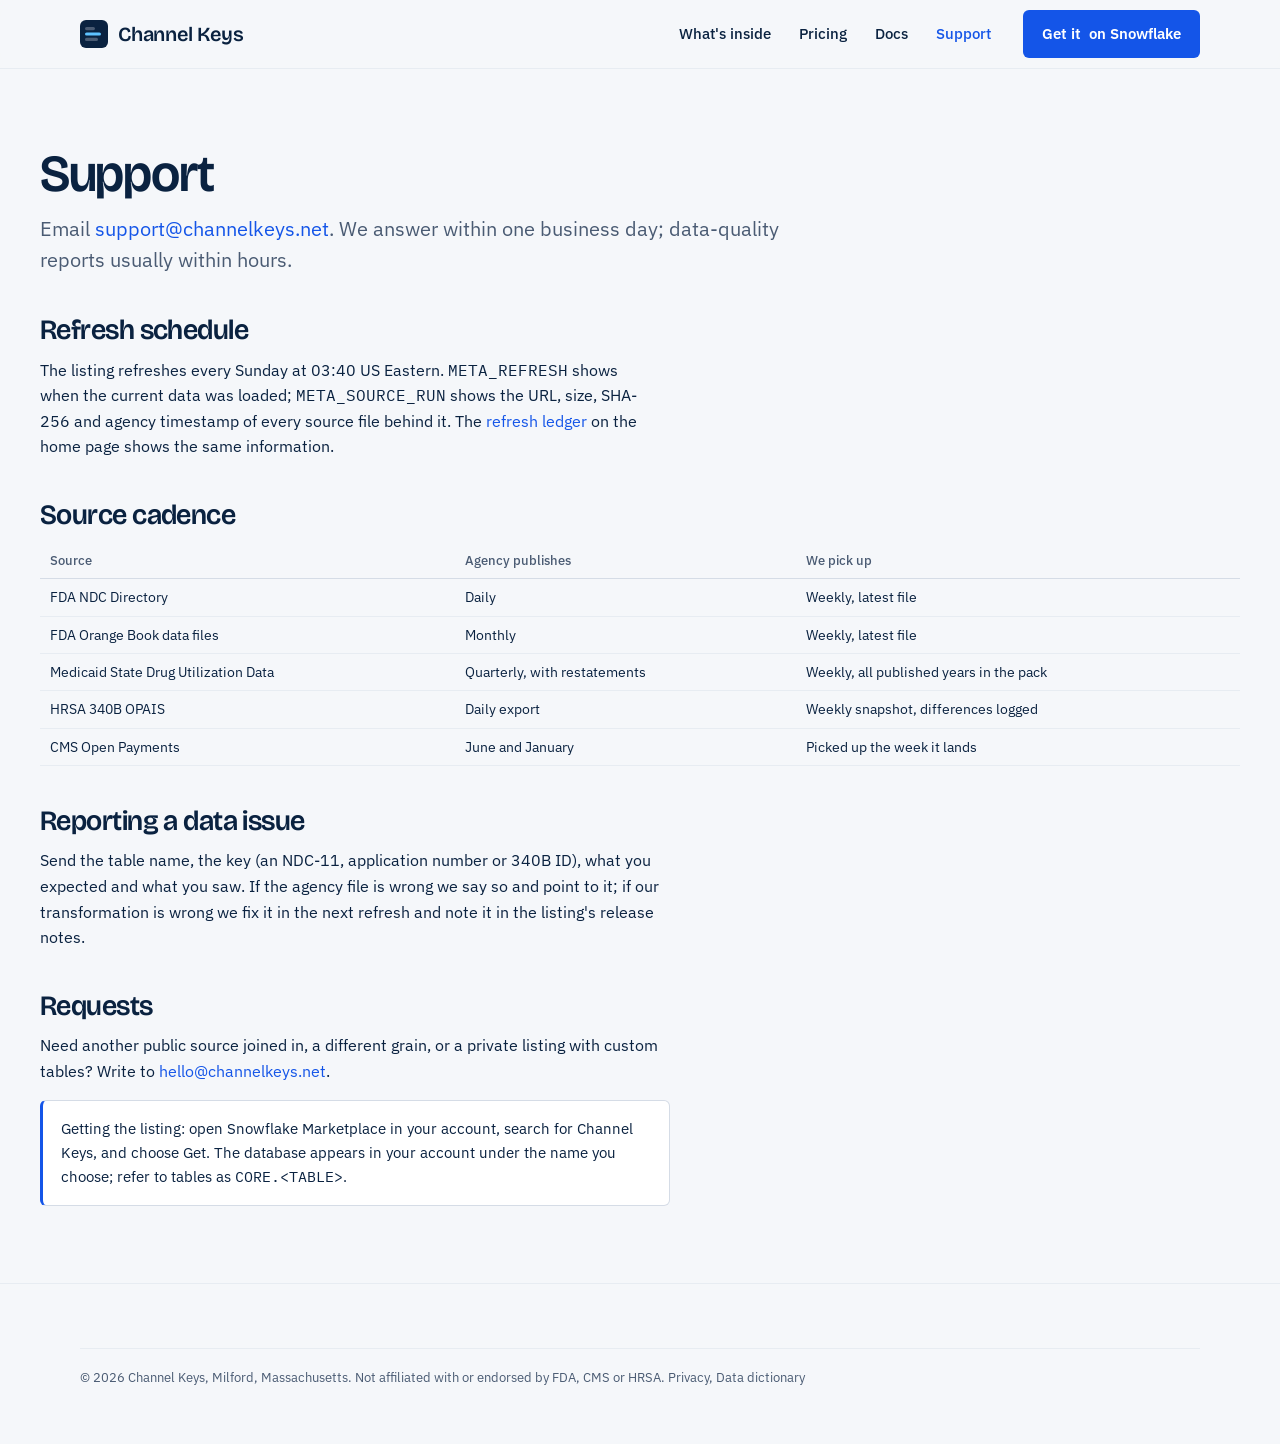
<file: support.html>
<!doctype html>
<html lang="en">
<head>
<meta charset="utf-8">
<meta name="viewport" content="width=device-width, initial-scale=1">
<title>Support · Channel Keys</title>
<link rel="icon" type="image/png" href="assets/favicon.png">
<link rel="stylesheet" href="style.css">
</head>
<body data-root="">
<header class="site-header"><div class="wrap"><nav class="nav" aria-label="Main">
  <a class="brand" href="/" aria-label="Channel Keys home"><svg viewBox="0 0 28 28" aria-hidden="true"><rect width="28" height="28" rx="6" class="mark"/><rect x="5" y="7" width="10" height="3.2" rx="1.6" fill="#4A5B73"/><rect x="5" y="12.4" width="16" height="3.2" rx="1.6" fill="#5EC2FF"/><rect x="5" y="17.8" width="13" height="3.2" rx="1.6" fill="#4A5B73"/></svg>Channel Keys</a>
  <a class="link" href="/#inside">What's inside</a>
  <a class="link" href="/#pricing">Pricing</a>
  <a class="link keep" href="/docs.html">Docs</a>
  <a class="link keep" href="/support.html" aria-current="page">Support</a>
  <a class="btn btn-primary cta" href="https://app.snowflake.com/marketplace/listings?search=Channel%20Keys" rel="noopener">Get it<span class="long"> on Snowflake</span></a>
</nav></div></header>

<main class="wrap page">
  <h1>Support</h1>
  <p class="lead">Email <a href="mailto:support@channelkeys.net">support@channelkeys.net</a>. We answer within one business day; data-quality reports usually within hours.</p>

  <h2>Refresh schedule</h2>
  <p>The listing refreshes every Sunday at 03:40 US Eastern. <code>META_REFRESH</code> shows when the current data was loaded; <code>META_SOURCE_RUN</code> shows the URL, size, SHA-256 and agency timestamp of every source file behind it. The <a href="/#changes">refresh ledger</a> on the home page shows the same information.</p>

  <h2>Source cadence</h2>
  <table>
    <thead><tr><th>Source</th><th>Agency publishes</th><th>We pick up</th></tr></thead>
    <tbody>
      <tr><td>FDA NDC Directory</td><td>Daily</td><td>Weekly, latest file</td></tr>
      <tr><td>FDA Orange Book data files</td><td>Monthly</td><td>Weekly, latest file</td></tr>
      <tr><td>Medicaid State Drug Utilization Data</td><td>Quarterly, with restatements</td><td>Weekly, all published years in the pack</td></tr>
      <tr><td>HRSA 340B OPAIS</td><td>Daily export</td><td>Weekly snapshot, differences logged</td></tr>
      <tr><td>CMS Open Payments</td><td>June and January</td><td>Picked up the week it lands</td></tr>
    </tbody>
  </table>

  <h2>Reporting a data issue</h2>
  <p>Send the table name, the key (an NDC-11, application number or 340B ID), what you expected and what you saw. If the agency file is wrong we say so and point to it; if our transformation is wrong we fix it in the next refresh and note it in the listing's release notes.</p>

  <h2>Requests</h2>
  <p>Need another public source joined in, a different grain, or a private listing with custom tables? Write to <a href="mailto:hello@channelkeys.net">hello@channelkeys.net</a>.</p>

  <div class="callout">Getting the listing: open Snowflake Marketplace in your account, search for Channel Keys, and choose Get. The database appears in your account under the name you choose; refer to tables as <code>CORE.&lt;TABLE&gt;</code>.</div>
</main>

<footer><div class="wrap">
  <p class="legal">© 2026 Channel Keys, Milford, Massachusetts. Not affiliated with or endorsed by FDA, CMS or HRSA. <a href="/privacy.html">Privacy</a>, <a href="/docs.html">Data dictionary</a></p>
</div></footer>
</body>
</html>
</file>
<file: style.css>
/* Channel Keys site. Light, editorial, data-forward. One accent. */
@import url('https://fonts.googleapis.com/css2?family=Bricolage+Grotesque:opsz,wght@12..96,400;12..96,500;12..96,600;12..96,700&family=IBM+Plex+Sans:wght@400;500;600&family=IBM+Plex+Mono:wght@400;500&display=swap');

:root{
  --navy:#0A2240; --mark:#0A2240;
  --paper:#F5F7FA; --panel:#FFFFFF; --ink:#0A2240; --slate:#4A5B73; --line:#D5DCE6; --line-soft:#E7ECF2;
  --key:#1455E8; --key-ink:#0E3FB0; --amber:#E8A317; --amber-soft:#FFF4DC; --mint:#EAF4F3;
  --display:"Bricolage Grotesque", system-ui, sans-serif; --body:"IBM Plex Sans", system-ui, sans-serif; --mono:"IBM Plex Mono", ui-monospace, SFMono-Regular, Menlo, monospace;
  --max:1200px; --gutter:clamp(16px, 4vw, 40px); --r:6px;
}
@media (prefers-color-scheme: dark){
  :root:not([data-theme="light"]){
    --paper:#0C1627; --panel:#122039; --ink:#EAF0F8; --slate:#A9B6C9; --line:#243654; --line-soft:#1B2B45;
    --key:#5B8DFF; --key-ink:#8FB0FF; --amber:#F2B23B; --amber-soft:#3A2E12; --mint:#132A2E; --navy:#081A33; --mark:#1E3F73;
  }
}
:root[data-theme="dark"]{
  --paper:#0C1627; --panel:#122039; --ink:#EAF0F8; --slate:#A9B6C9; --line:#243654; --line-soft:#1B2B45;
  --key:#5B8DFF; --key-ink:#8FB0FF; --amber:#F2B23B; --amber-soft:#3A2E12; --mint:#132A2E; --navy:#081A33; --mark:#1E3F73;
}

*{box-sizing:border-box}
html{scroll-behavior:smooth}
@media (prefers-reduced-motion: reduce){ html{scroll-behavior:auto} *{animation:none !important; transition:none !important} }
body{margin:0; background:var(--paper); color:var(--ink); font:16px/1.6 var(--body); -webkit-font-smoothing:antialiased}
img{max-width:100%; display:block}
a{color:var(--key); text-decoration:none}
a:hover{text-decoration:underline; text-underline-offset:3px}
:focus-visible{outline:2px solid var(--key); outline-offset:3px; border-radius:2px}
.wrap{max-width:var(--max); margin:0 auto; padding:0 var(--gutter)}
.mono{font-family:var(--mono); font-variant-numeric:tabular-nums}
.muted{color:var(--slate)}
h1,h2,h3{font-family:var(--display); font-weight:600; letter-spacing:-0.01em; line-height:1.08; margin:0}
h1{font-size:clamp(36px, 4.7vw, 62px); font-variation-settings:"opsz" 96; letter-spacing:-0.025em}
h2{font-size:clamp(28px, 3.4vw, 42px); font-variation-settings:"opsz" 72; letter-spacing:-0.02em}
h3{font-size:22px; font-variation-settings:"opsz" 36}
p{margin:0 0 1em; max-width:62ch}
.lead{font-size:clamp(18px, 1.6vw, 21px); line-height:1.5; color:var(--slate)}

/* Header */
.site-header{position:sticky; top:0; z-index:20; background:color-mix(in srgb, var(--paper) 86%, transparent); backdrop-filter:saturate(1.4) blur(10px); border-bottom:1px solid var(--line-soft)}
.nav{display:flex; align-items:center; gap:28px; height:68px}
.brand{display:flex; align-items:center; gap:10px; white-space:nowrap; color:var(--ink); font-family:var(--display); font-weight:600; font-size:20px; letter-spacing:-0.01em; margin-right:auto}
.brand:hover{text-decoration:none}
.brand svg{width:28px; height:28px}
.brand svg .mark{fill:var(--mark)}
.nav a.link{color:var(--ink); font-weight:500; font-size:15px}
.nav a.link[aria-current="page"]{color:var(--key)}
.nav .cta{margin-left:4px}
.btn{display:inline-flex; align-items:center; gap:8px; padding:11px 18px; border-radius:var(--r); font-weight:600; font-size:15px; border:1px solid transparent; cursor:pointer; text-decoration:none; transition:background .15s, border-color .15s, color .15s}
.btn:hover{text-decoration:none}
.btn-primary{background:var(--key); color:#fff}
.btn-primary:hover{background:var(--key-ink)}
.btn-secondary{background:transparent; color:var(--ink); border-color:var(--line)}
.btn-secondary:hover{border-color:var(--ink)}
.btn-lg{padding:14px 22px; font-size:16px}
@media (max-width:760px){ .nav{gap:16px} .nav a.link{display:none} .nav a.link.keep{display:inline} .nav .cta{white-space:nowrap; padding:9px 14px; font-size:14px} }
@media (max-width:480px){ .nav .cta .long{display:none} .brand{font-size:18px} }
@media (max-width:600px){ .ledger-foot{white-space:normal; flex-direction:column; gap:4px} }

/* Hero */
.hero{padding:clamp(48px, 7vw, 96px) 0 clamp(40px, 5vw, 72px); display:grid; grid-template-columns:minmax(0, 7fr) minmax(0, 5fr); gap:clamp(28px, 5vw, 72px); align-items:start}
.hero .kicker{font-family:var(--mono); font-size:13px; color:var(--slate); margin:0 0 18px}
.hero .kicker b{color:var(--ink); font-weight:500}
.hero h1{margin-bottom:22px; max-width:14ch}
.hero .lead{margin-bottom:28px; max-width:52ch}
.hero .actions{display:flex; flex-wrap:wrap; gap:12px; align-items:center}
.hero .fine{font-size:13px; color:var(--slate); margin-top:14px}
@media (max-width:900px){ .hero{grid-template-columns:1fr} }

/* Ledger panel: the memorable thing. Looks like a packing slip / lab report. */
.ledger{background:var(--panel); border:1px solid var(--line); border-radius:8px; box-shadow:0 1px 0 rgba(10,34,64,.04), 0 24px 60px -40px rgba(10,34,64,.35); overflow:hidden}
.ledger-head{display:flex; align-items:baseline; justify-content:space-between; gap:12px; padding:16px 20px; border-bottom:1px solid var(--line)}
.ledger-head h3{font-size:16px; font-weight:600}
.ledger-head .stamp{font-family:var(--mono); font-size:12px; color:var(--slate)}
.ledger-head .stamp i{display:inline-block; width:8px; height:8px; border-radius:50%; background:var(--amber); margin-right:7px; vertical-align:1px; animation:pulse 2.4s ease-in-out infinite}
@keyframes pulse{0%,100%{opacity:1; transform:scale(1)} 50%{opacity:.45; transform:scale(.8)}}
.ledger table{width:100%; border-collapse:collapse; font-size:14px; table-layout:fixed}
.ledger th{text-align:left; font-weight:500; color:var(--slate); padding:10px 0 8px; border-bottom:1px solid var(--line-soft); font-size:12px}
.ledger th:first-child, .ledger td:first-child{padding-left:20px; width:40%}
.ledger th:nth-child(2), .ledger td:nth-child(2){width:36%}
.ledger th:last-child, .ledger td:last-child{text-align:right; padding-right:20px; width:24%}
.ledger td{padding:11px 10px 11px 0; border-bottom:1px solid var(--line-soft); vertical-align:top}
.ledger tr:last-child td{border-bottom:0}
.ledger td.name{font-weight:500; line-height:1.3}
.ledger td.name small{display:block; color:var(--slate); font-weight:400; font-size:12px; margin-top:4px; line-height:1.35}
.ledger td.num{font-family:var(--mono); font-variant-numeric:tabular-nums; line-height:1.3}
.ledger td.num b{font-weight:500; display:block; font-size:15px}
.ledger td.num small{display:block; font-family:var(--body); color:var(--slate); font-size:12px; margin-top:4px}
.ledger td.delta{font-family:var(--mono); font-variant-numeric:tabular-nums; color:var(--slate); font-size:12.5px; line-height:1.3}
.ledger td.delta b{color:var(--ink); font-weight:500; background:var(--amber-soft); padding:1px 6px; border-radius:4px}
.ledger-foot{display:flex; justify-content:space-between; gap:12px; padding:12px 20px; background:var(--mint); font-size:12px; color:var(--slate); font-family:var(--mono); white-space:nowrap}
.ledger-foot span{overflow:hidden; text-overflow:ellipsis}

/* Key strip: real identifiers as a horizontal band */
.keystrip{border-top:1px solid var(--line-soft); border-bottom:1px solid var(--line-soft); padding:14px 0; overflow:hidden; white-space:nowrap; font-family:var(--mono); font-size:13px; color:var(--slate); mask-image:linear-gradient(90deg, transparent, #000 6%, #000 94%, transparent)}
.keystrip span{display:inline-block; margin-right:34px}
.keystrip span b{color:var(--ink); font-weight:500}

/* Sections */
section.block{padding:clamp(56px, 8vw, 112px) 0}
section.block + section.block{border-top:1px solid var(--line-soft)}
.section-head{display:grid; grid-template-columns:minmax(0, 5fr) minmax(0, 7fr); gap:clamp(20px, 4vw, 64px); margin-bottom:clamp(28px, 4vw, 48px); align-items:end}
.section-head p{margin:0; color:var(--slate); font-size:17px}
@media (max-width:900px){ .section-head{grid-template-columns:1fr} }

/* Sources table: a ledger, not cards */
.sources{width:100%; border-collapse:collapse; border-top:2px solid var(--ink)}
.sources th{text-align:left; font-size:12.5px; font-weight:500; color:var(--slate); padding:12px 0 10px; border-bottom:1px solid var(--line)}
.sources td{padding:22px 24px 22px 0; border-bottom:1px solid var(--line); vertical-align:top; font-size:15px}
.sources td:last-child{padding-right:0}
.sources td.src{font-family:var(--display); font-size:22px; font-weight:600; letter-spacing:-0.01em; width:26%; font-variation-settings:"opsz" 36}
.sources td.src small{display:block; font-family:var(--body); font-size:13px; color:var(--slate); font-weight:400; margin-top:6px; letter-spacing:0}
.sources td.what{width:44%; color:var(--ink)}
.sources td.grain{width:16%; font-family:var(--mono); font-size:13px; color:var(--slate)}
.sources td.cad{width:14%; font-size:13.5px; color:var(--slate)}
@media (max-width:820px){
  .sources, .sources tbody, .sources tr, .sources td{display:block; width:auto}
  .sources thead{display:none}
  .sources tr{padding:18px 0; border-bottom:1px solid var(--line)}
  .sources td{padding:4px 0; border:0}
  .sources td.src{font-size:20px; margin-bottom:6px}
}

/* Changes */
.changes{display:grid; grid-template-columns:minmax(0, 4fr) minmax(0, 8fr); gap:clamp(24px, 4vw, 56px)}
@media (max-width:900px){ .changes{grid-template-columns:1fr} }
.changes.is-baseline{grid-template-columns:1fr}
.changes.is-baseline .counts{display:none}
.counts{border-top:2px solid var(--ink)}
.counts div{display:grid; grid-template-columns:1fr auto auto auto; gap:14px; padding:12px 0; border-bottom:1px solid var(--line); font-size:14px; align-items:baseline}
.counts div span.t{font-family:var(--mono); font-size:13px}
.counts div span.n{font-family:var(--mono); font-variant-numeric:tabular-nums; min-width:5ch; text-align:right}
.counts div span.n.up{color:var(--key)} .counts div span.n.down{color:#B4452B} .counts div span.n.chg{color:var(--slate)}
.counts .legend{display:flex; gap:16px; padding:10px 0 0; font-size:12.5px; color:var(--slate); border:0}
.highlights h3{font-size:16px; font-weight:600; margin:0 0 10px}
.highlights ul{list-style:none; margin:0 0 26px; padding:0}
.highlights li{display:flex; gap:14px; padding:9px 0; border-bottom:1px solid var(--line-soft); font-size:14.5px}
.highlights li code{font-family:var(--mono); font-size:13px; color:var(--slate); min-width:16ch}
.empty{background:var(--panel); border:1px solid var(--line); border-left:4px solid var(--amber); border-radius:8px; padding:22px 26px; color:var(--slate); font-size:15.5px; max-width:68ch; line-height:1.55}
.empty b{color:var(--ink); font-weight:600}

/* Steps (an actual sequence) */
.steps{display:grid; grid-template-columns:repeat(3, minmax(0,1fr)); gap:clamp(20px, 3vw, 40px); counter-reset:step}
.step{border-top:2px solid var(--ink); padding-top:18px; position:relative}
.step::before{counter-increment:step; content:counter(step); font-family:var(--mono); font-size:13px; color:var(--slate); display:block; margin-bottom:14px}
.step h3{margin-bottom:10px}
.step p{font-size:15px; color:var(--slate); margin:0}
.step .when{font-family:var(--mono); font-size:12.5px; color:var(--ink); margin-top:14px; display:block}
@media (max-width:820px){ .steps{grid-template-columns:1fr} }

/* Code + result */
.demo{display:grid; grid-template-columns:minmax(0, 6fr) minmax(0, 6fr); gap:clamp(20px, 3vw, 40px); align-items:start}
@media (max-width:900px){ .demo{grid-template-columns:1fr} }
pre.code{margin:0; background:var(--navy); color:#E9EFF8; border-radius:8px; padding:22px 24px; font:13.5px/1.6 var(--mono); overflow:auto}
pre.code .k{color:#9FC1FF} pre.code .s{color:#F5D08A} pre.code .c{color:#8FA3BF}
.result{background:var(--panel); border:1px solid var(--line); border-radius:8px; overflow:hidden}
.result .cap{padding:10px 16px; font-family:var(--mono); font-size:12px; color:var(--slate); border-bottom:1px solid var(--line-soft)}
.result table{width:100%; border-collapse:collapse; font-size:13px}
.result th{text-align:left; font-weight:500; color:var(--slate); padding:8px 14px; border-bottom:1px solid var(--line-soft); font-size:12px}
.result td{padding:8px 14px; border-bottom:1px solid var(--line-soft); font-family:var(--mono); white-space:nowrap}
.result td.t{font-family:var(--body)}
.result tr:last-child td{border-bottom:0}

/* Audiences as a definition list */
.audiences{display:grid; grid-template-columns:repeat(3, minmax(0,1fr)); gap:clamp(20px, 3vw, 40px)}
.audiences dt{font-family:var(--display); font-size:21px; font-weight:600; margin-bottom:10px; letter-spacing:-0.01em}
.audiences dd{margin:0; color:var(--slate); font-size:15px}
.audiences dd ul{margin:12px 0 0; padding-left:18px}
.audiences dd li{margin:4px 0}
@media (max-width:820px){ .audiences{grid-template-columns:1fr} }

/* Pricing */
.pricing{display:grid; grid-template-columns:repeat(3, minmax(0,1fr)); gap:clamp(16px, 2.5vw, 28px); align-items:stretch}
.plan{border:1px solid var(--line); border-radius:8px; padding:26px; background:var(--panel); display:flex; flex-direction:column}
.plan.now{border-color:var(--ink); box-shadow:0 20px 50px -36px rgba(10,34,64,.45)}
.plan h3{font-size:18px; margin-bottom:6px}
.plan .price{font-family:var(--display); font-size:38px; font-weight:600; letter-spacing:-0.02em; line-height:1; margin:14px 0 4px; font-variation-settings:"opsz" 72}
.plan .price small{font-family:var(--body); font-size:14px; color:var(--slate); font-weight:400; letter-spacing:0}
.plan .note{font-size:13.5px; color:var(--slate); margin-bottom:18px}
.plan ul{margin:0 0 22px; padding-left:18px; font-size:14.5px; color:var(--ink)}
.plan ul li{margin:6px 0}
.plan .btn{margin-top:auto; justify-content:center}
.plan .tag{display:inline-block; font-family:var(--mono); font-size:12px; color:var(--ink); background:var(--amber-soft); padding:2px 8px; border-radius:4px; margin-bottom:12px}
@media (max-width:820px){ .pricing{grid-template-columns:1fr} }

/* FAQ */
.faq{max-width:760px}
.faq details{border-bottom:1px solid var(--line); padding:4px 0}
.faq summary{cursor:pointer; list-style:none; padding:16px 0; font-weight:600; font-size:17px; display:flex; justify-content:space-between; gap:20px}
.faq summary::-webkit-details-marker{display:none}
.faq summary::after{content:"+"; font-family:var(--mono); color:var(--slate); font-weight:400}
.faq details[open] summary::after{content:"–"}
.faq details p{color:var(--slate); font-size:15.5px; margin:0 0 18px}

/* CTA band */
.band{background:var(--navy); color:#fff; padding:clamp(48px, 7vw, 88px) 0; border-top:1px solid var(--line-soft)}
.band h2{color:#fff; max-width:18ch; margin-bottom:14px}
.band p{color:#C9D4E5; font-size:17px}
.band .btn-primary{background:#fff; color:#0A2240}
.band .btn-primary:hover{background:#E3EAF6}
.band .btn-secondary{color:#fff; border-color:#5C6F8C}
.band .btn-secondary:hover{border-color:#fff}
.band .row{display:grid; grid-template-columns:minmax(0, 7fr) minmax(0, 5fr); gap:32px; align-items:center}
.band .actions{display:flex; gap:12px; flex-wrap:wrap; justify-content:flex-end}
@media (max-width:820px){ .band .row{grid-template-columns:1fr} .band .actions{justify-content:flex-start} }

/* Footer */
footer{padding:36px 0 44px; font-size:13.5px; color:var(--slate); border-top:1px solid var(--line-soft)}
footer .cols{display:grid; grid-template-columns:2fr 1fr 1fr 1fr; gap:24px}
footer h4{font-family:var(--body); font-size:13px; font-weight:600; color:var(--ink); margin:0 0 8px}
footer ul{list-style:none; margin:0; padding:0}
footer li{margin:4px 0}
footer a{color:var(--slate)}
footer .legal{margin-top:28px; padding-top:18px; border-top:1px solid var(--line-soft); font-size:12.5px; max-width:none}
@media (max-width:820px){ footer .cols{grid-template-columns:1fr 1fr} }

/* Inner pages */
.page{padding:clamp(40px, 6vw, 80px) 0}
.page h1{font-size:clamp(34px, 4.2vw, 52px); margin-bottom:12px}
.page .lead{margin-bottom:36px}
.page h2{font-size:clamp(22px, 2.4vw, 28px); margin:40px 0 12px}
.page h2 code{font-family:var(--mono); font-weight:500; font-size:.8em; background:var(--panel); border:1px solid var(--line); padding:2px 8px; border-radius:4px}
.page ul{padding-left:20px}
.page li{margin:6px 0}
.page table{border-collapse:collapse; width:100%; margin:10px 0 26px; font-size:14px}
.page th{text-align:left; font-weight:500; color:var(--slate); padding:8px 10px; border-bottom:1px solid var(--line); font-size:12.5px}
.page td{padding:7px 10px; border-bottom:1px solid var(--line-soft)}
.page td code{font-family:var(--mono); font-size:13px}
.page .toc{columns:2; column-gap:40px; font-size:14px; padding-left:18px}
@media (max-width:640px){ .page .toc{columns:1} }
.page .callout{background:var(--panel); border:1px solid var(--line); border-left:3px solid var(--key); border-radius:6px; padding:16px 18px; font-size:15px; max-width:70ch}
code{font-family:var(--mono)}
</file>
